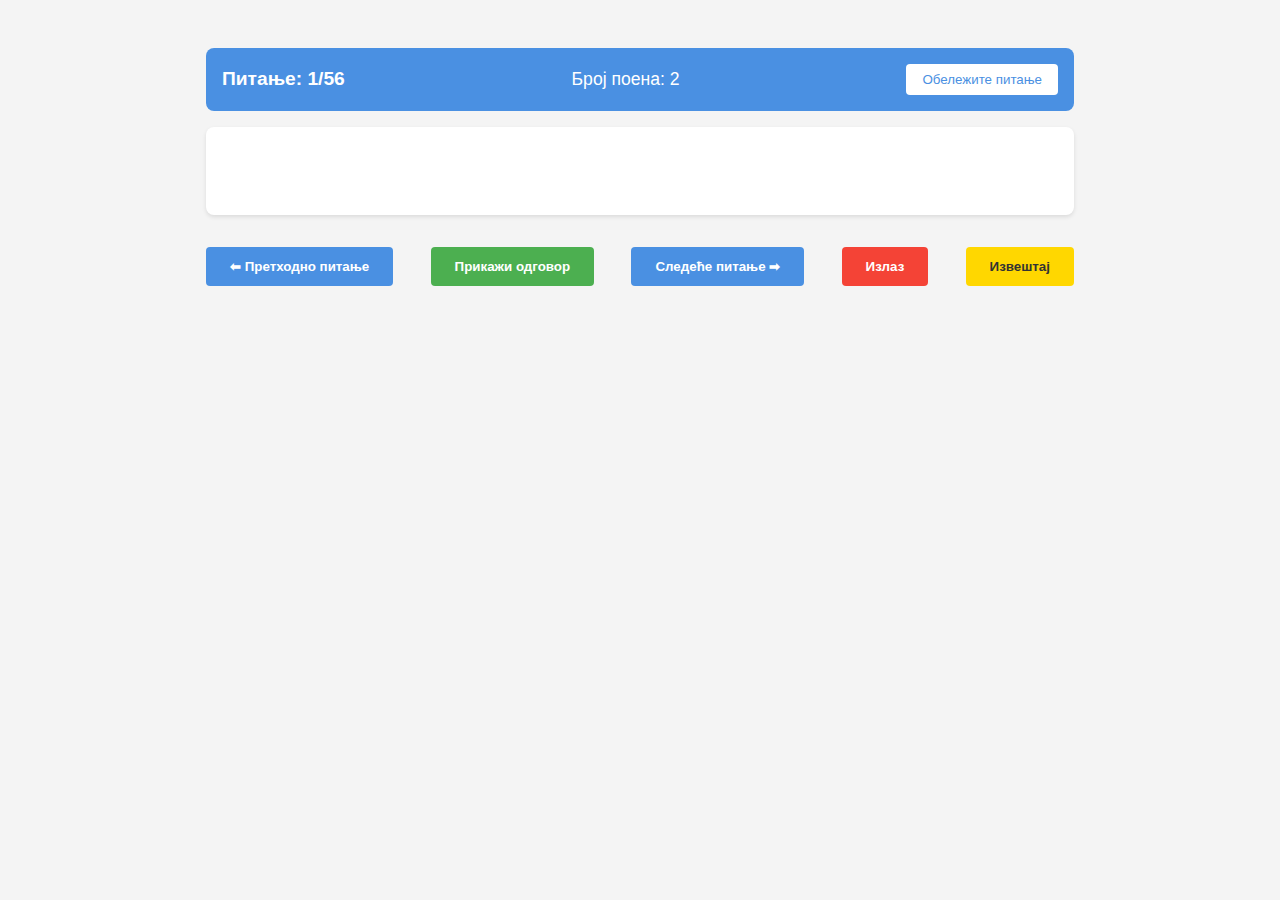
<file: index.html>
<!DOCTYPE html>
<html lang="sr">
<head>
    <meta charset="UTF-8">
    <meta name="viewport" content="width=device-width, initial-scale=1.0">
    <title>Quiz Practice Platform</title>
    <link rel="stylesheet" href="styles.css">
</head>
<body>
    <div class="container">
        <!-- Question Header -->
        <div class="question-header">
            <div class="question-number">Питање: <span id="currentQuestionNumber">1</span>/<span id="totalQuestions">56</span></div>
            <div class="points">Број поена: <span id="questionPoints">2</span></div>
            <button id="flagQuestion" class="flag-btn">Обележите питање</button>
        </div>

        <!-- Question Section -->
        <div class="question-container">
            <div class="question-text">
                <h2 id="questionText"></h2>
            </div>
            
            <div id="imageContainer" class="image-container"></div>
            
            <div id="options" class="options-container"></div>
        </div>

        <!-- Navigation Buttons -->
        <div class="navigation-container">
            <button id="prevBtn" class="nav-btn">⬅ Претходно питање</button>
            <button id="showAnswerBtn" class="answer-btn">Прикажи одговор</button>
            <button id="nextBtn" class="nav-btn">Следеће питање ➡</button>
            <button id="exitBtn" class="exit-btn">Излаз</button>
            <button id="summaryBtn" class="summary-btn">Извештај</button>
        </div>

        <!-- Summary Section (initially hidden) -->
        <div id="summary" class="summary hidden">
            <h2>Резултати теста</h2>
            <div id="summaryContent"></div>
        </div>
    </div>
    <script src="script.js"></script>
</body>
</html>
</file>
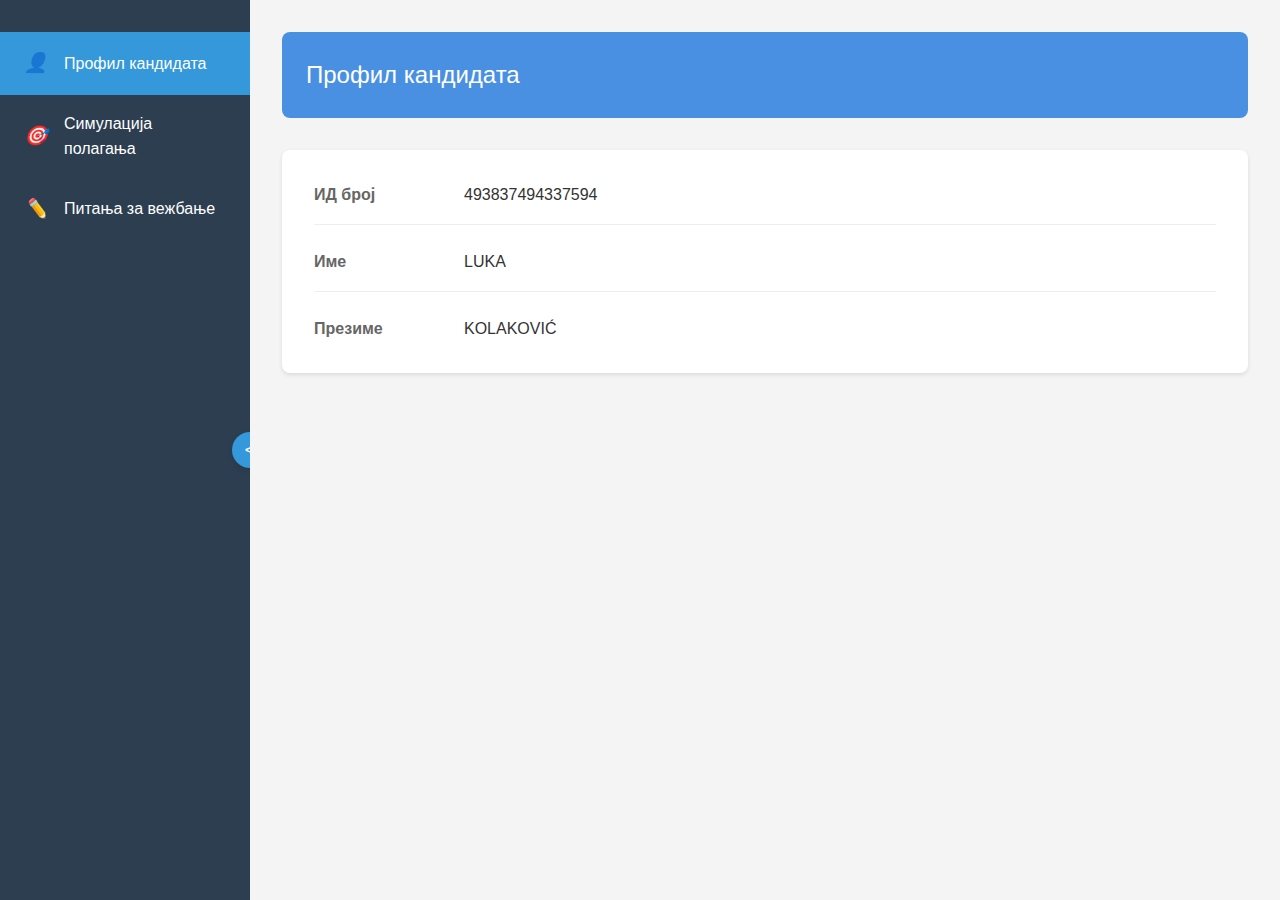
<file: html/index.html>
<!DOCTYPE html>
<html lang="sr">
<head>
    <meta charset="UTF-8">
    <meta name="viewport" content="width=device-width, initial-scale=1.0">
    <title>Теоријски Испит - Платформа</title>
    <meta http-equiv="refresh" content="0;url=landing.html">
</head>
<body>
    <p>Ako niste automatski preusmereni, <a href="landing.html">kliknite ovde</a>.</p>
</body>
</html>
</file>
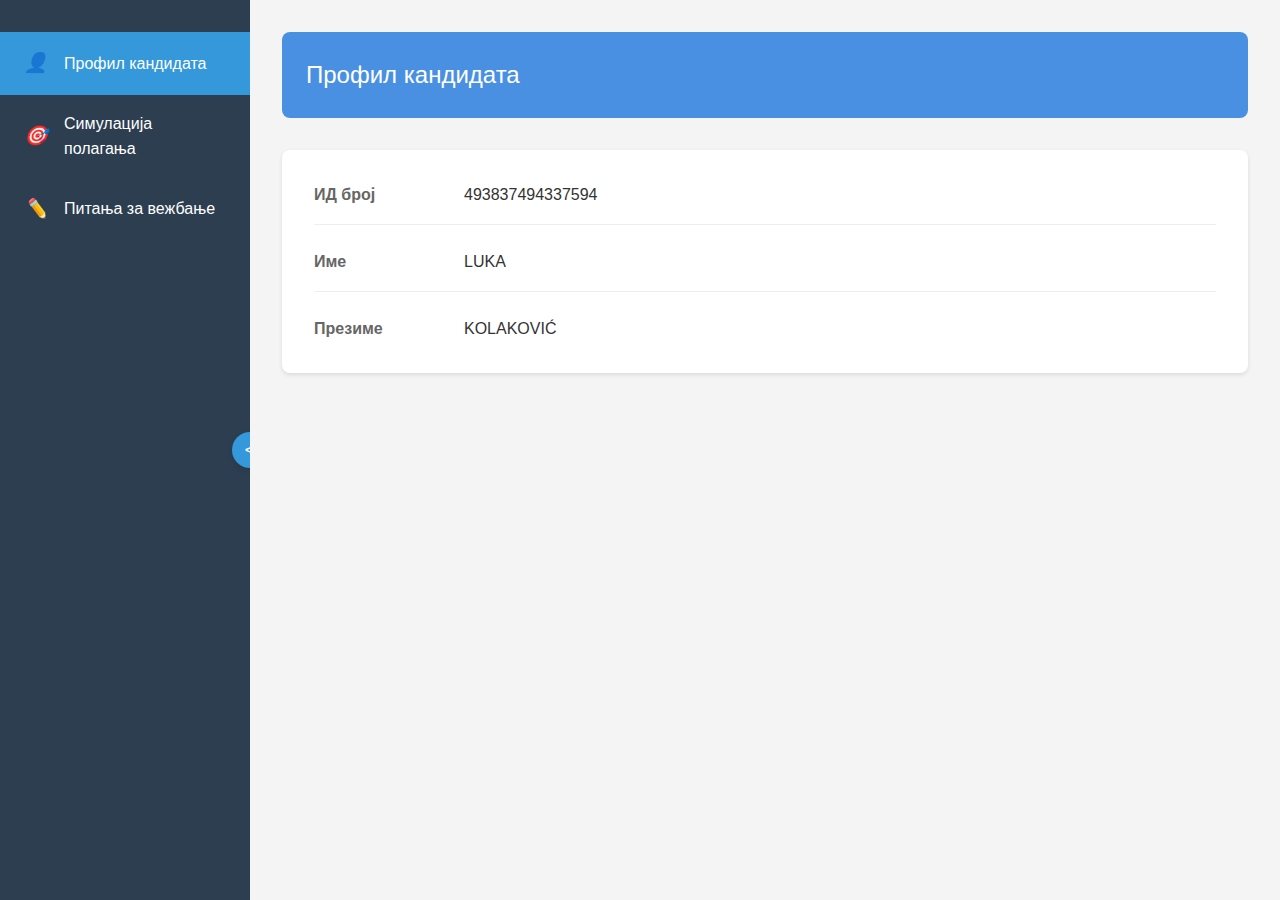
<file: project-1.3/index.html>
<!DOCTYPE html>
<html lang="sr">
<head>
    <meta charset="UTF-8">
    <meta name="viewport" content="width=device-width, initial-scale=1.0">
    <title>Теоријски Испит - Платформа</title>
    <meta http-equiv="refresh" content="0;url=html/landing.html">
</head>
<body>
    <p>Ako niste automatski preusmereni, <a href="html/landing.html">kliknite ovde</a>.</p>
</body>
</html>
</file>
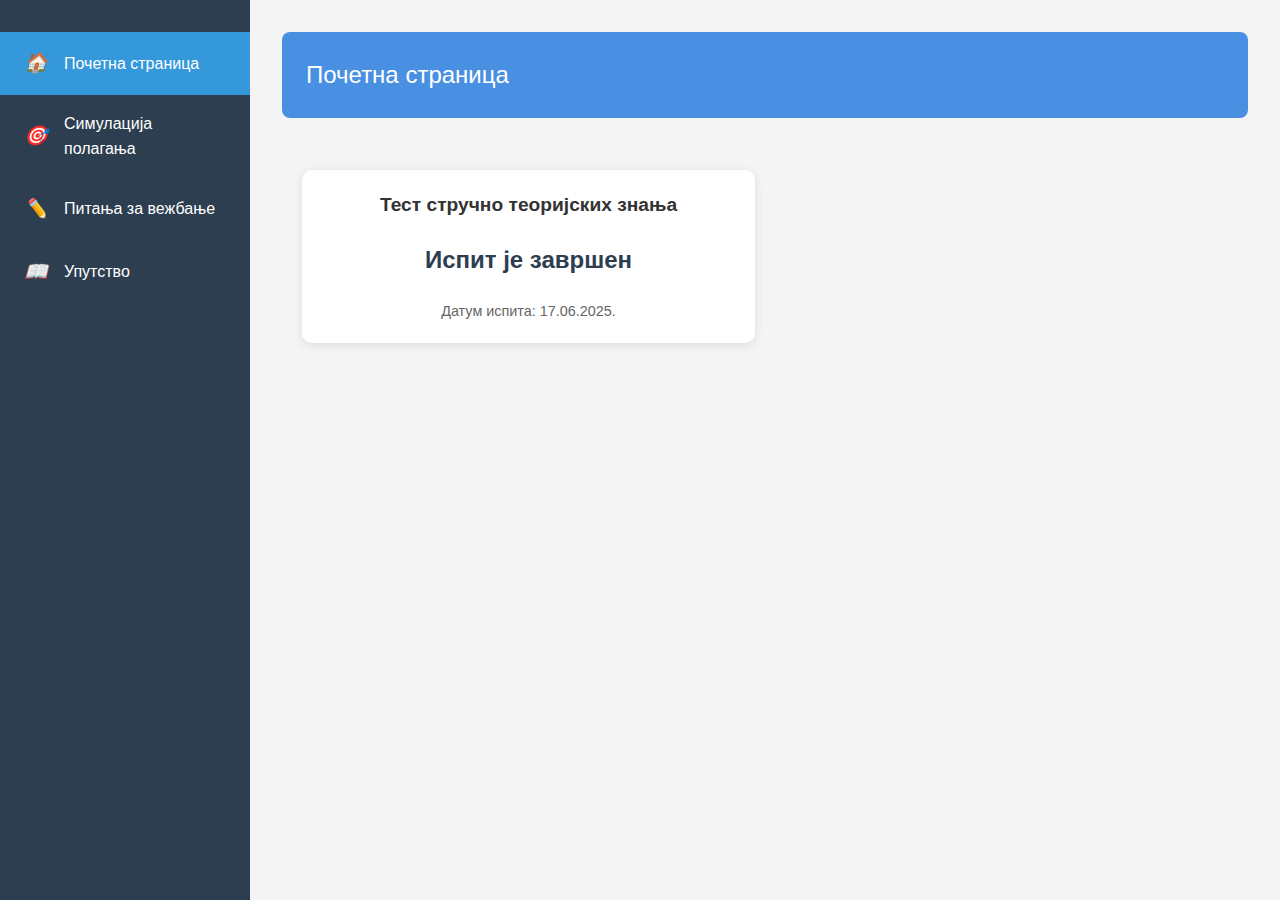
<file: Webapp-1.8/index.html>
<!DOCTYPE html>
<html lang="sr">
<head>
    <meta charset="UTF-8">
    <meta name="viewport" content="width=device-width, initial-scale=1.0">
    <title>Quiz Practice Platform</title>
    <link rel="stylesheet" href="styles.css">
</head>
<body>
    <div class="container">
        <!-- Question Header -->
        <div class="question-header">
            <div class="question-number">Питање: <span id="currentQuestionNumber">1</span>/<span id="totalQuestions"></span></div>
            <div class="current-question-points">Поена за питање: <span id="questionPoints"></span></div>
            <div class="total-points">Укупно поена: <span id="totalScore"></span></div>
            <button id="flagQuestion" class="flag-btn">Обележите питање</button>
        </div>

        <!-- Question Section -->
        <div class="question-container">
            <div class="question-id">ИД питања: <span id="questionIdDisplay"></span></div>
            <div class="question-text">
                <h2 id="questionText"></h2>
            </div>
            
            <div id="imageContainer" class="image-container"></div>
            
            <div id="options" class="options-container"></div>
        </div>

        <!-- Navigation Buttons -->
        <div class="navigation-container">
            <button id="prevBtn" class="nav-btn">⬅ Претходно питање</button>
            <button id="showAnswerBtn" class="answer-btn">Прикажи одговор</button>
            <button id="nextBtn" class="nav-btn">Следеће питање ➡</button>
            <button id="exitBtn" class="exit-btn">Излаз</button>
            <button id="summaryBtn" class="summary-btn">Извештај</button>
        </div>
    </div>
    <!-- Summary Section (initially hidden) - sada izvan .container -->
    <div id="summary" class="summary hidden">
        <div class="summary-content-wrapper">
            <h2>Резултати теста</h2>
            <div id="summaryContent">
                <!-- Table structure for summary -->
                <table>
                    <thead>
                        <tr>
                            <th>Питање</th>
                            <th>Број поена</th>
                            <th>Одговорено</th>
                            <th>Обележено</th>
                        </tr>
                    </thead>
                    <tbody>
                        <!-- Summary rows will be inserted here by JavaScript -->
                    </tbody>
                </table>
            </div>
            <button id="backToQuizBtn" class="summary-back-btn">⬅ Назад</button>
        </div>
    </div>
    <script src="script.js"></script>
</body>
</html>
</file>
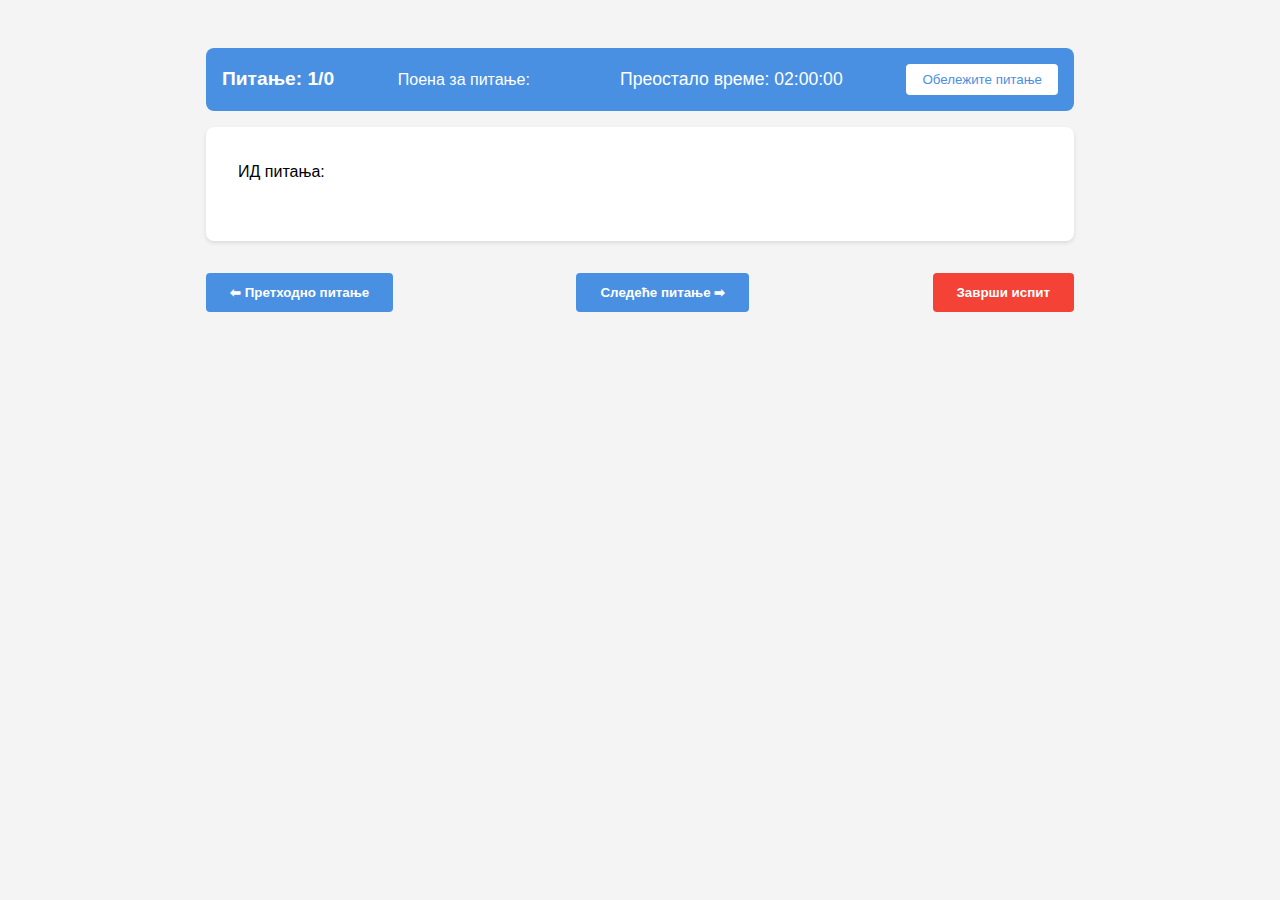
<file: exam_simulation.html>
<!DOCTYPE html>
<html lang="sr">
<head>
    <meta charset="UTF-8">
    <meta name="viewport" content="width=device-width, initial-scale=1.0">
    <title>Симулација полагања</title>
    <link rel="stylesheet" href="styles.css">
</head>
<body>
    <div class="container">
        <!-- Question Header -->
        <div class="question-header">
            <div class="question-number">Питање: <span id="currentQuestionNumber">1</span>/<span id="totalQuestions"></span></div>
            <div class="current-question-points">Поена за питање: <span id="questionPoints"></span></div>
            <div id="timer" style="font-size: 1.1em; color: #fff; margin-left: 1.5em;">Преостало време: <span id="time">00:00</span></div>
            <button id="flagQuestion" class="flag-btn">Обележите питање</button>
        </div>

        <!-- Question Section -->
        <div class="question-container">
            <div class="question-id">ИД питања: <span id="questionIdDisplay"></span></div>
            <div class="question-text">
                <h2 id="questionText"></h2>
            </div>
            <div id="imageContainer" class="image-container"></div>
            <div id="options" class="options-container"></div>
        </div>

        <!-- Navigation Buttons -->
        <div class="navigation-container">
            <button id="prevBtn" class="nav-btn">⬅ Претходно питање</button>
            <button id="nextBtn" class="nav-btn">Следеће питање ➡</button>
            <button id="end-exam" class="exit-btn">Заврши испит</button>
        </div>
    </div>
    <!-- Summary Section (initially hidden) - izvan .container -->
    <div id="summary" class="summary hidden">
        <div class="summary-content-wrapper">
            <h2>Резултати симулације</h2>
            <div id="pass-fail-message" style="font-size: 1.5em; font-weight: bold; margin-bottom: 20px;"></div>
            <div id="summaryContent">
                <table>
                    <thead>
                        <tr>
                            <th>Питање</th>
                            <th>ИД</th>
                            <th>Број поена</th>
                            <th>Одговорено</th>
                            <th>Обележено</th>
                        </tr>
                    </thead>
                    <tbody>
                        <!-- Summary rows will be inserted here by JavaScript -->
                    </tbody>
                </table>
            </div>
            <p>Број тачних одговора: <span id="correct-answers-count">0</span></p>
            <p>Број нетачних одговора: <span id="incorrect-answers-count">0</span></p>
            <p>Број неодговорених питања: <span id="unanswered-questions-count">0</span></p>
            <button id="backToQuizBtn" class="summary-back-btn">⬅ Назад</button>
            <button id="return-home" class="exit-btn">Повратак на почетну</button>
        </div>
    </div>
    <script src="script.js"></script>
    <script src="exam_simulation.js"></script>
</body>
</html>
</file>
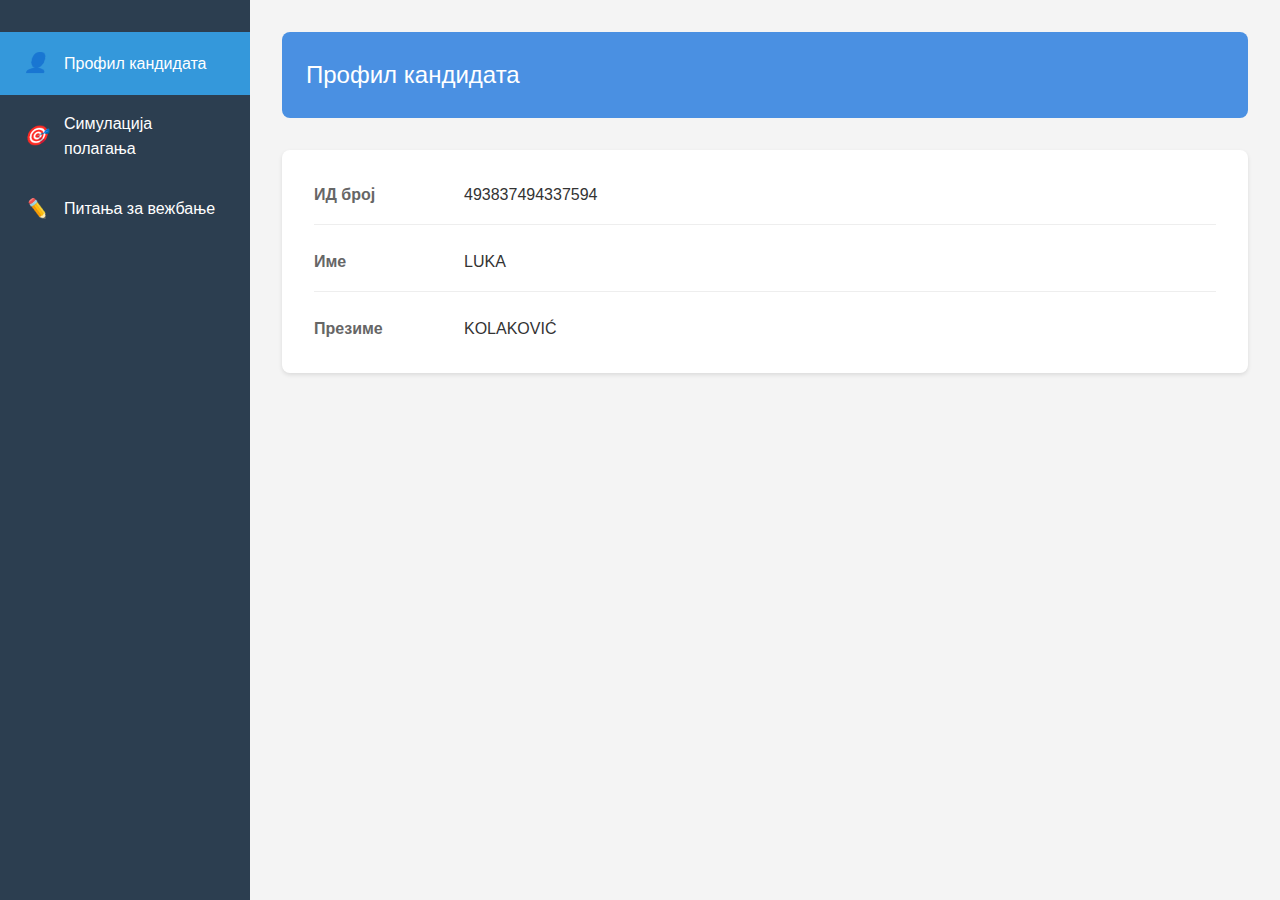
<file: landing.html>
<!DOCTYPE html>
<html lang="sr">
<head>
    <meta charset="UTF-8">
    <meta name="viewport" content="width=device-width, initial-scale=1.0">
    <title>Теоријски Испит - Почетна</title>
    <link rel="stylesheet" href="landing.css">
</head>
<body>
    <div class="container">
        <!-- Left Sidebar -->
        <div class="sidebar">
            <div class="sidebar-item active">
                <i class="icon">👤</i>
                <span>Профил кандидата</span>
            </div>
            <div class="sidebar-item">
                <i class="icon">🎯</i>
                <span>Симулација полагања</span>
            </div>
            <div class="sidebar-item" onclick="window.location.href='question-selection.html'">
                <i class="icon">✏️</i>
                <span>Питања за вежбање</span>
            </div>
        </div>

        <!-- Main Content -->
        <div class="main-content">
            <!-- Profile Header -->
            <div class="profile-header">
                <h1>Профил кандидата</h1>
            </div>

            <!-- Profile Info -->
            <div class="profile-container">
                <div class="info-row">
                    <div class="info-label">ИД број</div>
                    <div class="info-value">493837494337594</div>
                </div>
                <div class="info-row">
                    <div class="info-label">Име</div>
                    <div class="info-value">LUKA</div>
                </div>
                <div class="info-row">
                    <div class="info-label">Презиме</div>
                    <div class="info-value">KOLAKOVIĆ</div>
                </div>
            </div>
        </div>
    </div>
</body>
</html>
</file>
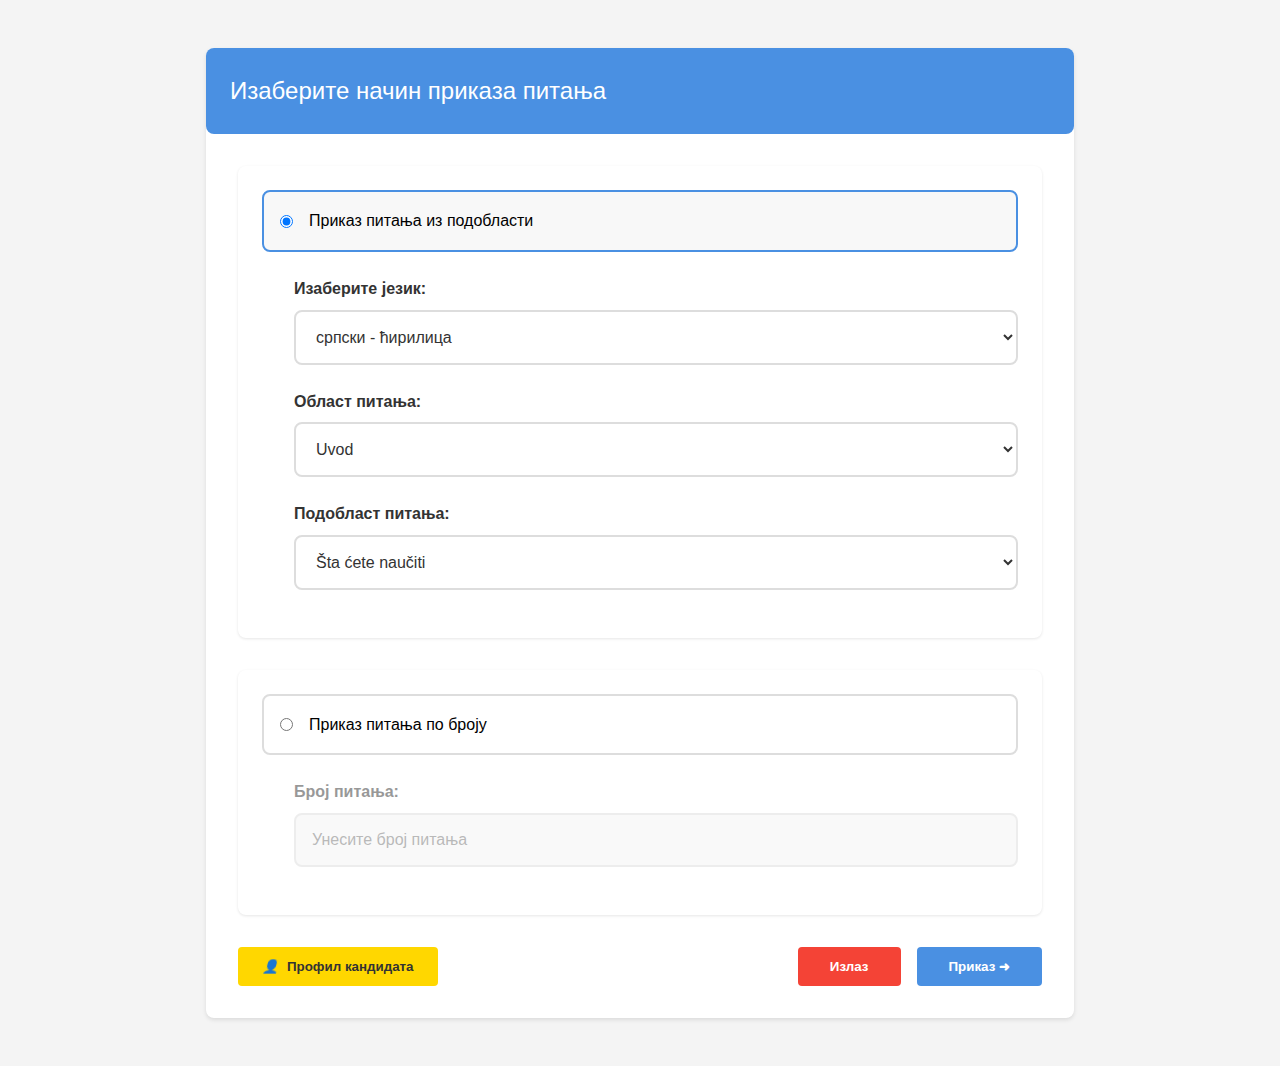
<file: question-selection.html>
<!DOCTYPE html>
<html lang="sr">
<head>
    <meta charset="UTF-8">
    <meta name="viewport" content="width=device-width, initial-scale=1.0">
    <title>Избор Питања</title>
    <link rel="stylesheet" href="question-selection.css">
</head>
<body>
    <div class="container">
        <div class="selection-container">
            <h1>Изаберите начин приказа питања</h1>
            
            <!-- Question Area Selection -->
            <div class="selection-group">
                <div class="selection-option active">
                    <input type="radio" id="byArea" name="displayType" checked>
                    <label for="byArea">Приказ питања из подобласти</label>
                </div>

                <div class="selection-fields" id="areaFields">
                    <div class="field-group">
                        <label>Изаберите језик:</label>
                        <select class="styled-select">
                            <option>српски - ћирилица</option>
                            <option>srpski - latinica</option>
                            <option>english</option>
                        </select>
                    </div>

                    <div class="field-group">
                        <label>Област питања:</label>
                        <select class="styled-select" id="areaSelect">
                            <option>Uvod</option>
                            <option>[NOVO] Kompletan kurs dizajna (Figma)</option>
                            <option>Web dizajn za developere</option>
                            <option>HTML & CSS - Osnove</option>
                            <option>Obavezno pogledati</option>
                            <option>Webflow Essentials</option>
                            <option>Pravimo novi sajt [UPDATE v3]</option>
                            <option>Webflow dinamički sadržaj (CMS)</option>
                            <option>Webflow eCommerce</option>
                            <option>Webflow paketi i client as editor</option>
                            <option>Users / Logic / Apps / Client-first</option>
                            <option>Izrada portfolio sajta</option>
                            <option>Hosting i transfer sajta</option>
                            <option>Freelance Business (non-UpWork)</option>
                            <option>Kako dobiti klijente na UpWork-u</option>
                            <option>Dodatni saveti</option>
                            <option>* Bonus lekcije</option>
                        </select>
                    </div>

                    <div class="field-group">
                        <label>Подобласт питања:</label>
                        <select class="styled-select" id="subAreaSelect">
                            <option>Šta ćete naučiti</option>
                            <option>Proces izrade sajta</option>
                            <option>Šta je Webflow, i zašto on</option>
                            <option>Zašto učimo Figmu i dizajn</option>
                            <option>Kako da pratite kurs</option>
                            <option>Pristup diskord grupi</option>
                        </select>
                    </div>
                </div>
            </div>

            <!-- Question Number Selection -->
            <div class="selection-group">
                <div class="selection-option">
                    <input type="radio" id="byNumber" name="displayType">
                    <label for="byNumber">Приказ питања по броју</label>
                </div>

                <div class="selection-fields" id="numberFields">
                    <div class="field-group">
                        <label>Број питања:</label>
                        <input type="text" class="styled-input" placeholder="Унесите број питања">
                    </div>
                </div>
            </div>

            <!-- Action Buttons -->
            <div class="button-container">
                <div class="left-buttons">
                    <button class="profile-btn" onclick="window.location.href='landing.html'">
                        <i class="icon">👤</i> Профил кандидата
                    </button>
                </div>
                <div class="right-buttons">
                    <button class="exit-btn" onclick="window.location.href='landing.html'">
                        Излаз
                    </button>
                    <button class="display-btn" onclick="window.location.href='index.html'">
                        Приказ ➜
                    </button>
                </div>
            </div>
        </div>
    </div>
    <script src="question-selection.js"></script>
</body>
</html>
</file>
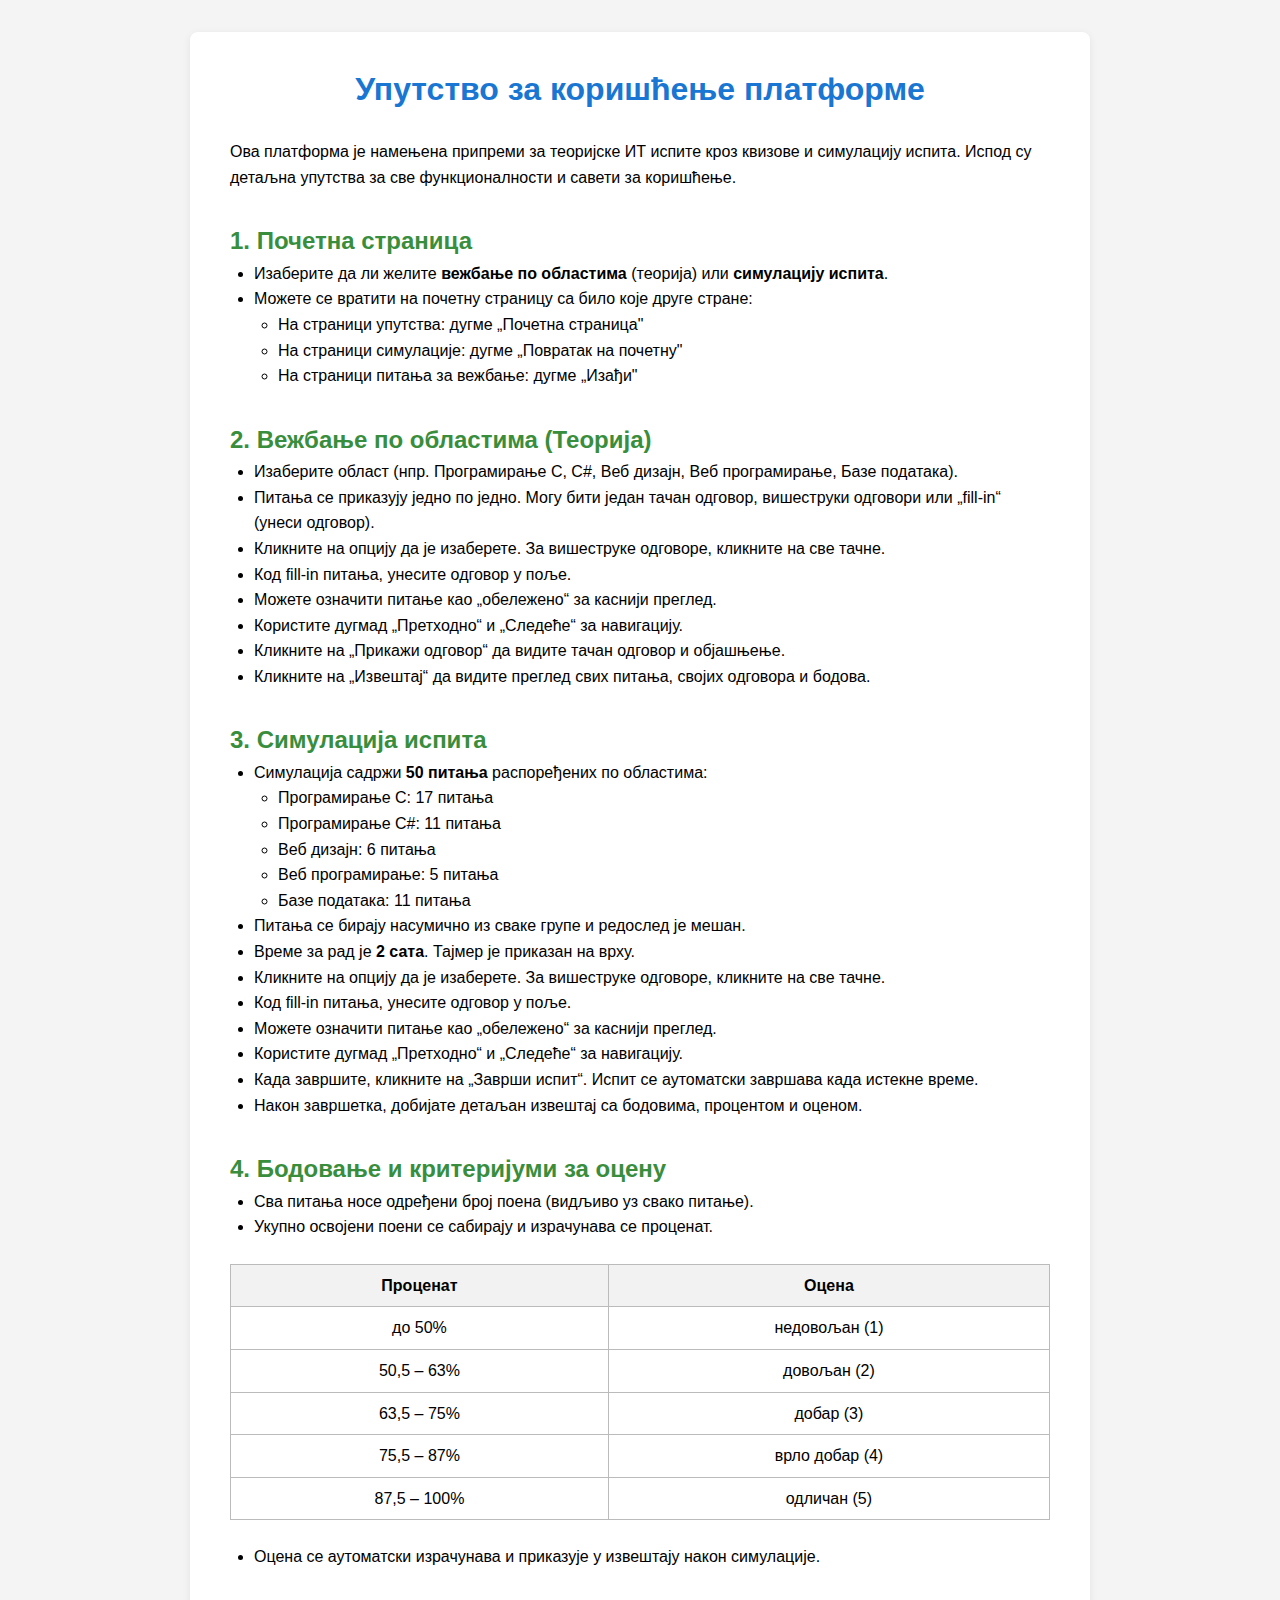
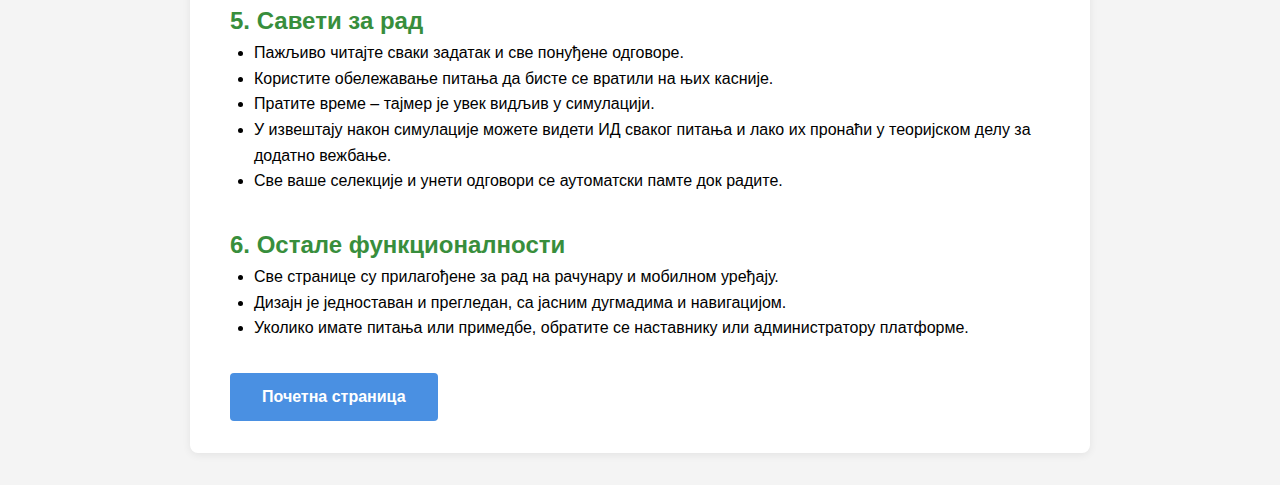
<file: uputstvo.html>
<!DOCTYPE html>
<html lang="sr">
<head>
    <meta charset="UTF-8">
    <meta name="viewport" content="width=device-width, initial-scale=1.0">
    <title>Упутство за коришћење</title>
    <link rel="stylesheet" href="styles.css">
    <style>
        .uputstvo-container {
            max-width: 900px;
            margin: 2rem auto;
            background: #fff;
            border-radius: 8px;
            box-shadow: 0 2px 8px rgba(0,0,0,0.07);
            padding: 2rem 2.5rem;
        }
        .uputstvo-container h1 {
            text-align: center;
            color: #1976d2;
            margin-bottom: 1.5rem;
        }
        .uputstvo-container h2 {
            color: #388e3c;
            margin-top: 2rem;
        }
        .uputstvo-container ul, .uputstvo-container ol {
            margin-left: 1.5rem;
        }
        .uputstvo-container .criteria-table {
            width: 100%;
            border-collapse: collapse;
            margin: 1.5rem 0;
        }
        .uputstvo-container .criteria-table th, .uputstvo-container .criteria-table td {
            border: 1px solid #bbb;
            padding: 8px 12px;
            text-align: center;
        }
        .uputstvo-container .criteria-table th {
            background: #f2f2f2;
        }
        .uputstvo-container .btn-home {
            display: inline-block;
            margin-top: 2rem;
            background: #4a90e2;
            color: #fff;
            padding: 0.7rem 2rem;
            border-radius: 4px;
            text-decoration: none;
            font-weight: bold;
            transition: background 0.2s;
        }
        .uputstvo-container .btn-home:hover {
            background: #1976d2;
        }
    </style>
</head>
<body>
    <div class="uputstvo-container">
        <h1>Упутство за коришћење платформе</h1>
        <p>Ова платформа је намењена припреми за теоријске ИТ испите кроз квизове и симулацију испита. Испод су детаљна упутства за све функционалности и савети за коришћење.</p>

        <h2>1. Почетна страница</h2>
        <ul>
            <li>Изаберите да ли желите <b>вежбање по областима</b> (теорија) или <b>симулацију испита</b>.</li>
            <li>Можете се вратити на почетну страницу са било које друге стране:
                <ul>
                    <li>На страници упутства: дугме „Почетна страница"</li>
                    <li>На страници симулације: дугме „Повратак на почетну"</li>
                    <li>На страници питања за вежбање: дугме „Изађи"</li>
                </ul>
            </li>
        </ul>

        <h2>2. Вежбање по областима (Теорија)</h2>
        <ul>
            <li>Изаберите област (нпр. Програмирање C, C#, Веб дизајн, Веб програмирање, Базе података).</li>
            <li>Питања се приказују једно по једно. Могу бити један тачан одговор, вишеструки одговори или „fill-in“ (унеси одговор).</li>
            <li>Кликните на опцију да је изаберете. За вишеструке одговоре, кликните на све тачне.</li>
            <li>Код fill-in питања, унесите одговор у поље.</li>
            <li>Можете означити питање као „обележено“ за каснији преглед.</li>
            <li>Користите дугмад „Претходно“ и „Следеће“ за навигацију.</li>
            <li>Кликните на „Прикажи одговор“ да видите тачан одговор и објашњење.</li>
            <li>Кликните на „Извештај“ да видите преглед свих питања, својих одговора и бодова.</li>
        </ul>

        <h2>3. Симулација испита</h2>
        <ul>
            <li>Симулација садржи <b>50 питања</b> распоређених по областима:
                <ul>
                    <li>Програмирање C: 17 питања</li>
                    <li>Програмирање C#: 11 питања</li>
                    <li>Веб дизајн: 6 питања</li>
                    <li>Веб програмирање: 5 питања</li>
                    <li>Базе података: 11 питања</li>
                </ul>
            </li>
            <li>Питања се бирају насумично из сваке групе и редослед је мешан.</li>
            <li>Време за рад је <b>2 сата</b>. Тајмер је приказан на врху.</li>
            <li>Кликните на опцију да је изаберете. За вишеструке одговоре, кликните на све тачне.</li>
            <li>Код fill-in питања, унесите одговор у поље.</li>
            <li>Можете означити питање као „обележено“ за каснији преглед.</li>
            <li>Користите дугмад „Претходно“ и „Следеће“ за навигацију.</li>
            <li>Када завршите, кликните на „Заврши испит“. Испит се аутоматски завршава када истекне време.</li>
            <li>Након завршетка, добијате детаљан извештај са бодовима, процентом и оценом.</li>
        </ul>

        <h2>4. Бодовање и критеријуми за оцену</h2>
        <ul>
            <li>Сва питања носе одређени број поена (видљиво уз свако питање).</li>
            <li>Укупно освојени поени се сабирају и израчунава се проценат.</li>
        </ul>
        <table class="criteria-table">
            <tr><th>Проценат</th><th>Оцена</th></tr>
            <tr><td>до 50%</td><td>недовољан (1)</td></tr>
            <tr><td>50,5 – 63%</td><td>довољан (2)</td></tr>
            <tr><td>63,5 – 75%</td><td>добар (3)</td></tr>
            <tr><td>75,5 – 87%</td><td>врло добар (4)</td></tr>
            <tr><td>87,5 – 100%</td><td>одличан (5)</td></tr>
        </table>
        <ul>
            <li>Оцена се аутоматски израчунава и приказује у извештају након симулације.</li>
        </ul>

        <h2>5. Савети за рад</h2>
        <ul>
            <li>Пажљиво читајте сваки задатак и све понуђене одговоре.</li>
            <li>Користите обележавање питања да бисте се вратили на њих касније.</li>
            <li>Пратите време – тајмер је увек видљив у симулацији.</li>
            <li>У извештају након симулације можете видети ИД сваког питања и лако их пронаћи у теоријском делу за додатно вежбање.</li>
            <li>Све ваше селекције и унети одговори се аутоматски памте док радите.</li>
        </ul>

        <h2>6. Остале функционалности</h2>
        <ul>
            <li>Све странице су прилагођене за рад на рачунару и мобилном уређају.</li>
            <li>Дизајн је једноставан и прегледан, са јасним дугмадима и навигацијом.</li>
            <li>Уколико имате питања или примедбе, обратите се наставнику или администратору платформе.</li>
        </ul>

        <a href="landing.html" class="btn-home">Почетна страница</a>
    </div>
</body>
</html>
</file>
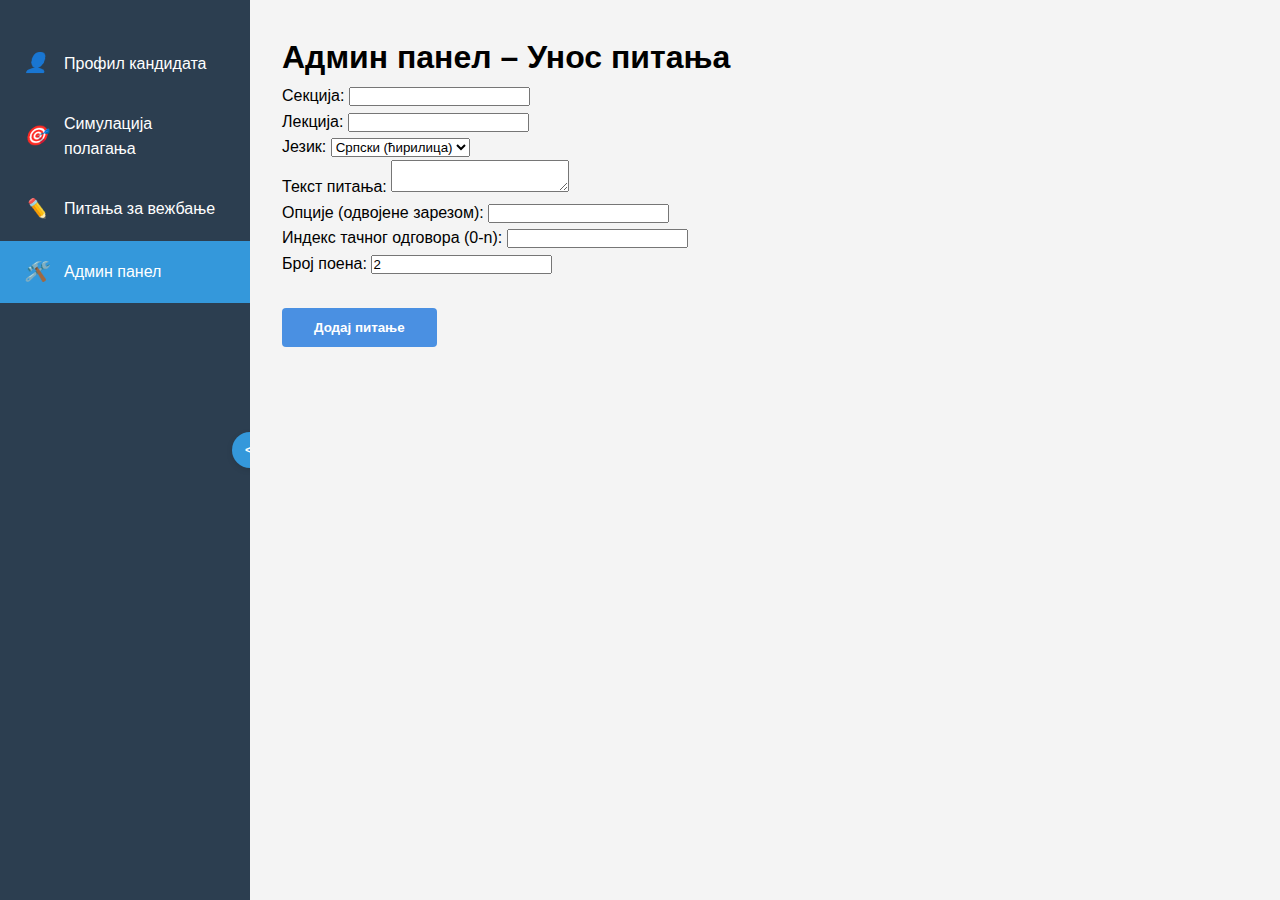
<file: html/admin.html>
<!DOCTYPE html>
<html lang="sr">
<head>
    <meta charset="UTF-8">
    <meta name="viewport" content="width=device-width, initial-scale=1.0">
    <title>Admin panel – Unos pitanja</title>
    <link rel="stylesheet" href="../css/landing.css">
</head>
<body>
    <div class="container">
        <div class="sidebar" id="sidebar">
            <div class="sidebar-item" onclick="window.location.href='landing.html'">
                <i class="icon">👤</i>
                <span>Профил кандидата</span>
            </div>
            <div class="sidebar-item" onclick="window.location.href='simulation.html'">
                <i class="icon">🎯</i>
                <span>Симулација полагања</span>
            </div>
            <div class="sidebar-item" onclick="window.location.href='question-selection.html'">
                <i class="icon">✏️</i>
                <span>Питања за вежбање</span>
            </div>
            <div class="sidebar-item active">
                <i class="icon">🛠️</i>
                <span>Админ панел</span>
            </div>
            <button class="sidebar-toggle" id="sidebarToggle" title="Sakrij/Prikaži meni">&lt;</button>
        </div>
        <div class="main-content">
            <div class="selection-container">
                <h1>Админ панел – Унос питања</h1>
                <form id="questionForm">
                    <div class="field-group">
                        <label for="section">Секција:</label>
                        <input type="text" id="section" name="section" class="styled-input" required>
                    </div>
                    <div class="field-group">
                        <label for="lesson">Лекција:</label>
                        <input type="text" id="lesson" name="lesson" class="styled-input" required>
                    </div>
                    <div class="field-group">
                        <label for="language">Језик:</label>
                        <select id="language" name="language" class="styled-select" required>
                            <option value="srpski_cirilica">Српски (ћирилица)</option>
                            <option value="srpski_latinica">Српски (латиница)</option>
                            <option value="engleski">Енглески</option>
                        </select>
                    </div>
                    <div class="field-group">
                        <label for="question_text">Текст питања:</label>
                        <textarea id="question_text" name="question_text" class="styled-input" required></textarea>
                    </div>
                    <div class="field-group">
                        <label for="options">Опције (одвојене зарезом):</label>
                        <input type="text" id="options" name="options" class="styled-input" required>
                    </div>
                    <div class="field-group">
                        <label for="correct_answer">Индекс тачног одговора (0-n):</label>
                        <input type="number" id="correct_answer" name="correct_answer" class="styled-input" min="0" required>
                    </div>
                    <div class="field-group">
                        <label for="points">Број поена:</label>
                        <input type="number" id="points" name="points" class="styled-input" min="1" value="2" required>
                    </div>
                    <div class="button-container">
                        <div class="right-buttons">
                            <button type="submit" class="display-btn">Додај питање</button>
                        </div>
                    </div>
                </form>
                <div id="adminMsg"></div>
            </div>
        </div>
    </div>
    <script src="../js/admin.js"></script>
    <script>
        const sidebar = document.getElementById('sidebar');
        const toggleBtn = document.getElementById('sidebarToggle');
        toggleBtn.onclick = function() {
            sidebar.classList.toggle('collapsed');
            toggleBtn.innerHTML = sidebar.classList.contains('collapsed') ? '&gt;' : '&lt;';
        };
    </script>
</body>
</html>
</file>
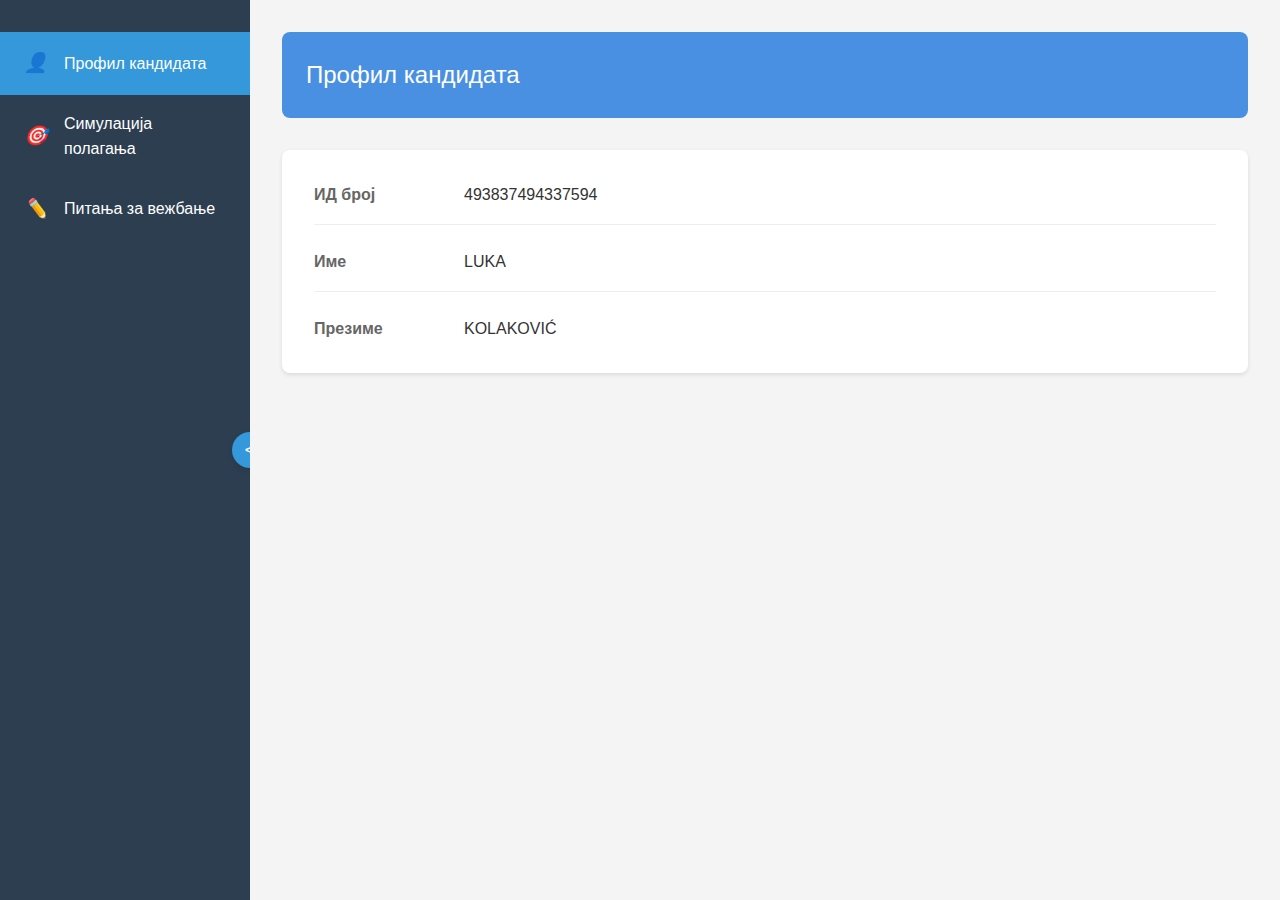
<file: html/landing.html>
<!DOCTYPE html>
<html lang="sr">
<head>
    <meta charset="UTF-8">
    <meta name="viewport" content="width=device-width, initial-scale=1.0">
    <title>Теоријски Испит - Почетна</title>
    <link rel="stylesheet" href="../css/landing.css">
</head>
<body>
    <div class="container">
        <!-- Left Sidebar -->
        <div class="sidebar" id="sidebar">
            <div class="sidebar-item active">
                <i class="icon">👤</i>
                <span>Профил кандидата</span>
            </div>
            <div class="sidebar-item" onclick="window.location.href='simulation.html'">
                <i class="icon">🎯</i>
                <span>Симулација полагања</span>
            </div>
            <div class="sidebar-item" onclick="window.location.href='question-selection.html'">
                <i class="icon">✏️</i>
                <span>Питања за вежбање</span>
            </div>
            <button class="sidebar-toggle" id="sidebarToggle" title="Sakrij/Prikaži meni">&lt;</button>
        </div>

        <!-- Main Content -->
        <div class="main-content">
            <!-- Profile Header -->
            <div class="profile-header">
                <h1>Профил кандидата</h1>
            </div>

            <!-- Profile Info -->
            <div class="profile-container">
                <div class="info-row">
                    <div class="info-label">ИД број</div>
                    <div class="info-value">493837494337594</div>
                </div>
                <div class="info-row">
                    <div class="info-label">Име</div>
                    <div class="info-value">LUKA</div>
                </div>
                <div class="info-row">
                    <div class="info-label">Презиме</div>
                    <div class="info-value">KOLAKOVIĆ</div>
                </div>
            </div>
        </div>
    </div>
    <script>
        const sidebar = document.getElementById('sidebar');
        const toggleBtn = document.getElementById('sidebarToggle');
        toggleBtn.onclick = function() {
            sidebar.classList.toggle('collapsed');
            toggleBtn.innerHTML = sidebar.classList.contains('collapsed') ? '&gt;' : '&lt;';
        };
    </script>
</body>
</html>
</file>
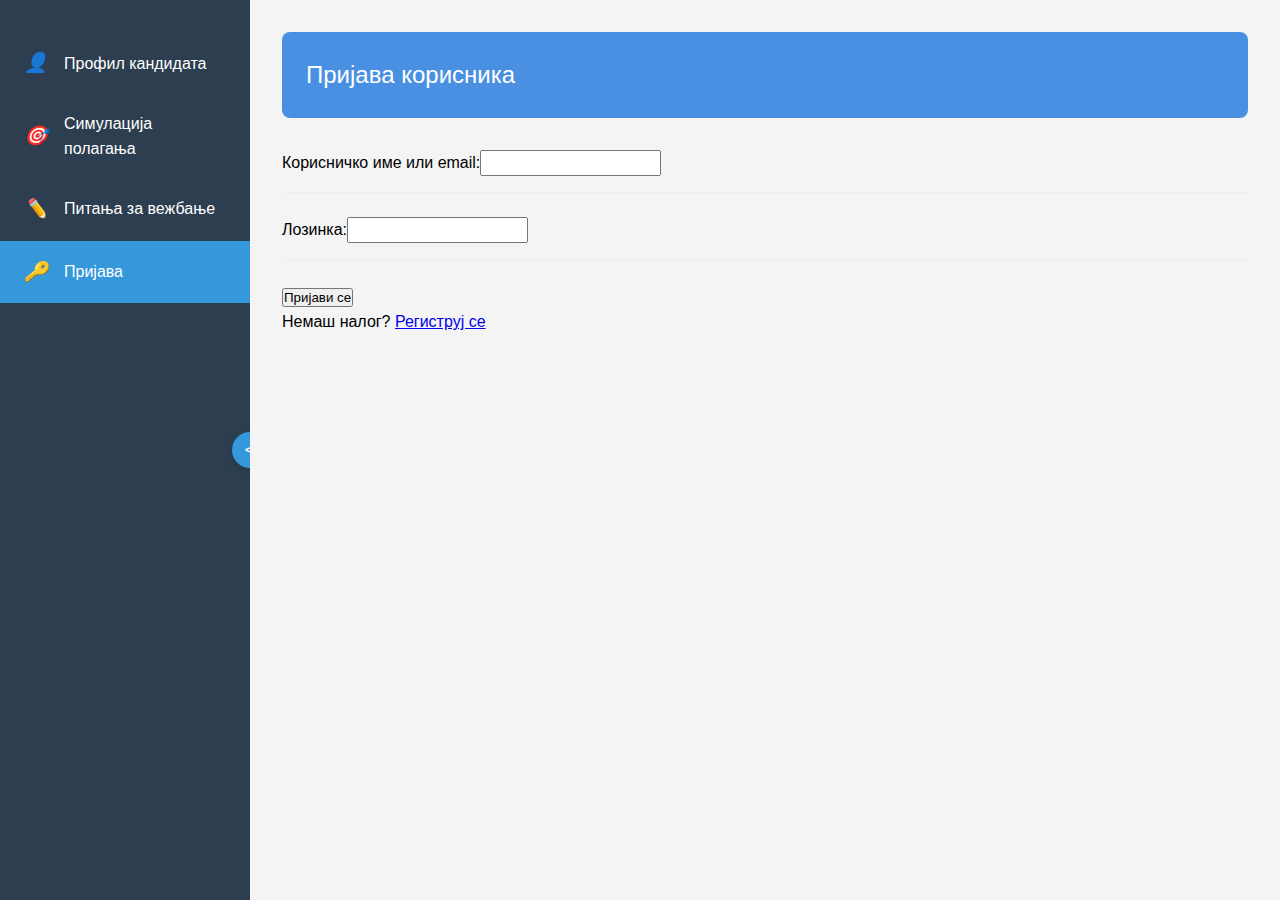
<file: html/login.html>
<!DOCTYPE html>
<html lang="sr">
<head>
    <meta charset="UTF-8">
    <meta name="viewport" content="width=device-width, initial-scale=1.0">
    <title>Пријава</title>
    <link rel="stylesheet" href="../css/landing.css">
</head>
<body>
    <div class="container">
        <div class="sidebar" id="sidebar">
            <div class="sidebar-item" onclick="window.location.href='landing.html'">
                <i class="icon">👤</i>
                <span>Профил кандидата</span>
            </div>
            <div class="sidebar-item" onclick="window.location.href='simulation.html'">
                <i class="icon">🎯</i>
                <span>Симулација полагања</span>
            </div>
            <div class="sidebar-item" onclick="window.location.href='question-selection.html'">
                <i class="icon">✏️</i>
                <span>Питања за вежбање</span>
            </div>
            <div class="sidebar-item active">
                <i class="icon">🔑</i>
                <span>Пријава</span>
            </div>
            <button class="sidebar-toggle" id="sidebarToggle" title="Sakrij/Prikaži meni">&lt;</button>
        </div>
        <div class="main-content">
            <div class="profile-header">
                <h1>Пријава корисника</h1>
            </div>
            <form id="loginForm">
                <div class="info-row">
                    <label for="username">Корисничко име или email:</label>
                    <input type="text" id="username" name="username" required>
                </div>
                <div class="info-row">
                    <label for="password">Лозинка:</label>
                    <input type="password" id="password" name="password" required>
                </div>
                <button type="submit">Пријави се</button>
            </form>
            <p>Немаш налог? <a href="register.html">Региструј се</a></p>
        </div>
    </div>
    <script src="../js/login.js"></script>
    <script>
        const sidebar = document.getElementById('sidebar');
        const toggleBtn = document.getElementById('sidebarToggle');
        toggleBtn.onclick = function() {
            sidebar.classList.toggle('collapsed');
            toggleBtn.innerHTML = sidebar.classList.contains('collapsed') ? '&gt;' : '&lt;';
        };
    </script>
</body>
</html>
</file>
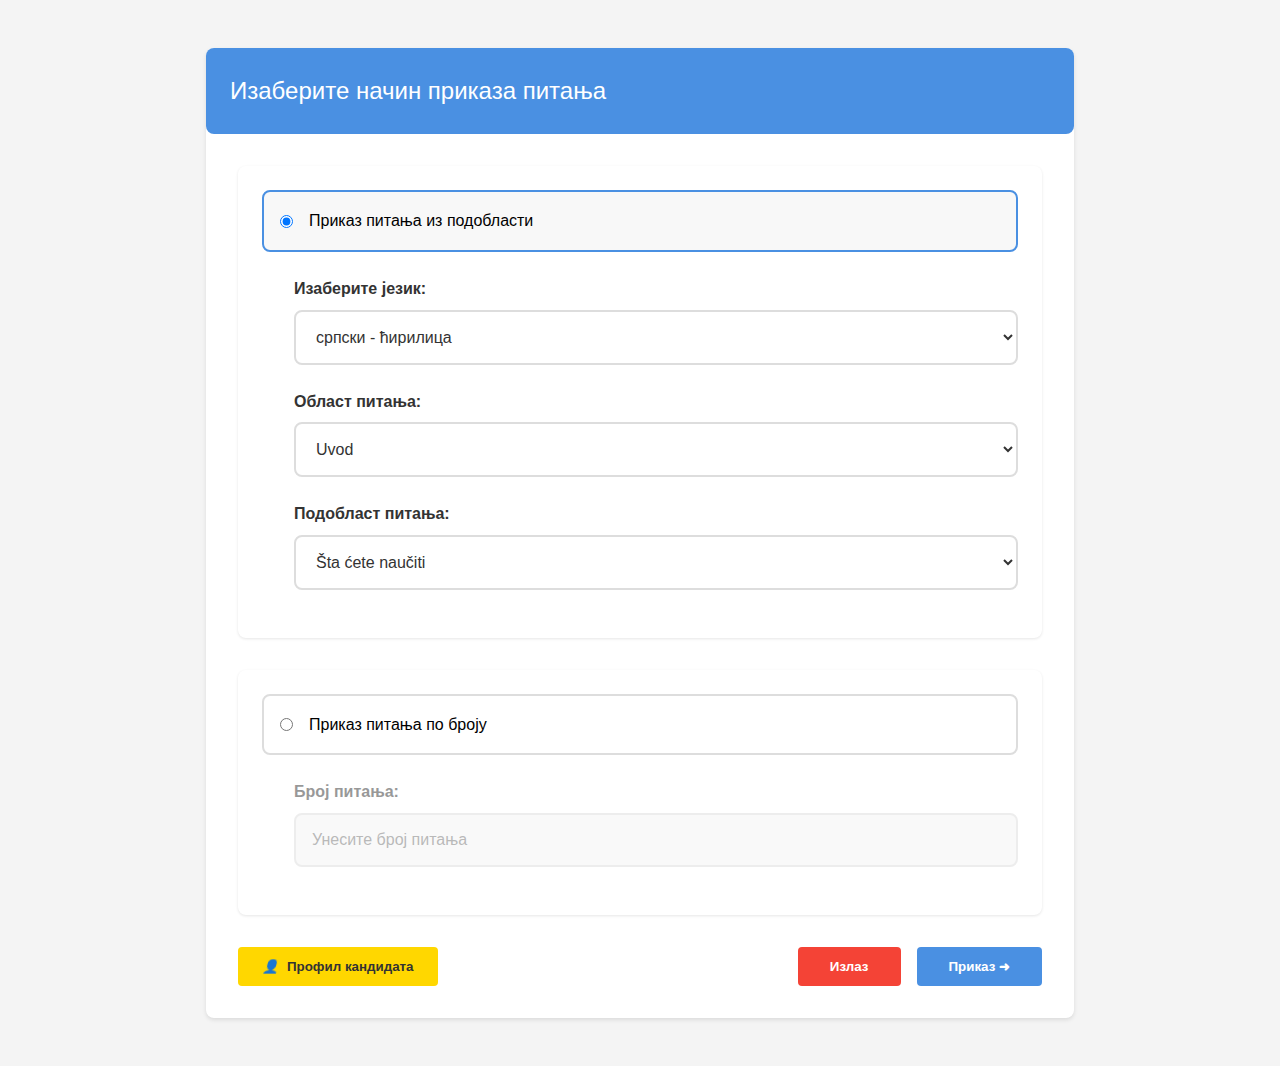
<file: html/question-selection.html>
<!DOCTYPE html>
<html lang="sr">
<head>
    <meta charset="UTF-8">
    <meta name="viewport" content="width=device-width, initial-scale=1.0">
    <title>Избор Питања</title>
    <link rel="stylesheet" href="../css/question-selection.css">
</head>
<body>
    <div class="container">
        <div class="selection-container">
            <h1>Изаберите начин приказа питања</h1>
            
            <!-- Question Area Selection -->
            <div class="selection-group">
                <div class="selection-option active">
                    <input type="radio" id="byArea" name="displayType" checked>
                    <label for="byArea">Приказ питања из подобласти</label>
                </div>

                <div class="selection-fields" id="areaFields">
                    <div class="field-group">
                        <label>Изаберите језик:</label>
                        <select class="styled-select">
                            <option>српски - ћирилица</option>
                            <option>srpski - latinica</option>
                            <option>english</option>
                        </select>
                    </div>

                    <div class="field-group">
                        <label>Област питања:</label>
                        <select class="styled-select" id="areaSelect">
                            <option>Uvod</option>
                            <option>[NOVO] Kompletan kurs dizajna (Figma)</option>
                            <option>Web dizajn za developere</option>
                            <option>HTML & CSS - Osnove</option>
                            <option>Obavezno pogledati</option>
                            <option>Webflow Essentials</option>
                            <option>Pravimo novi sajt [UPDATE v3]</option>
                            <option>Webflow dinamički sadržaj (CMS)</option>
                            <option>Webflow eCommerce</option>
                            <option>Webflow paketi i client as editor</option>
                            <option>Users / Logic / Apps / Client-first</option>
                            <option>Izrada portfolio sajta</option>
                            <option>Hosting i transfer sajta</option>
                            <option>Freelance Business (non-UpWork)</option>
                            <option>Kako dobiti klijente na UpWork-u</option>
                            <option>Dodatni saveti</option>
                            <option>* Bonus lekcije</option>
                        </select>
                    </div>

                    <div class="field-group">
                        <label>Подобласт питања:</label>
                        <select class="styled-select" id="subAreaSelect">
                            <option>Šta ćete naučiti</option>
                            <option>Proces izrade sajta</option>
                            <option>Šta je Webflow, i zašto on</option>
                            <option>Zašto učimo Figmu i dizajn</option>
                            <option>Kako da pratite kurs</option>
                            <option>Pristup diskord grupi</option>
                        </select>
                    </div>
                </div>
            </div>

            <!-- Question Number Selection -->
            <div class="selection-group">
                <div class="selection-option">
                    <input type="radio" id="byNumber" name="displayType">
                    <label for="byNumber">Приказ питања по броју</label>
                </div>

                <div class="selection-fields" id="numberFields">
                    <div class="field-group">
                        <label>Број питања:</label>
                        <input type="text" class="styled-input" placeholder="Унесите број питања">
                    </div>
                </div>
            </div>

            <!-- Action Buttons -->
            <div class="button-container">
                <div class="left-buttons">
                    <button class="profile-btn" onclick="window.location.href='landing.html'">
                        <i class="icon">👤</i> Профил кандидата
                    </button>
                </div>
                <div class="right-buttons">
                    <button class="exit-btn" onclick="window.location.href='landing.html'">
                        Излаз
                    </button>
                    <button class="display-btn" onclick="window.location.href='index.html'">
                        Приказ ➜
                    </button>
                </div>
            </div>
        </div>
    </div>
    <script src="../js/question-selection.js"></script>
</body>
</html>
</file>
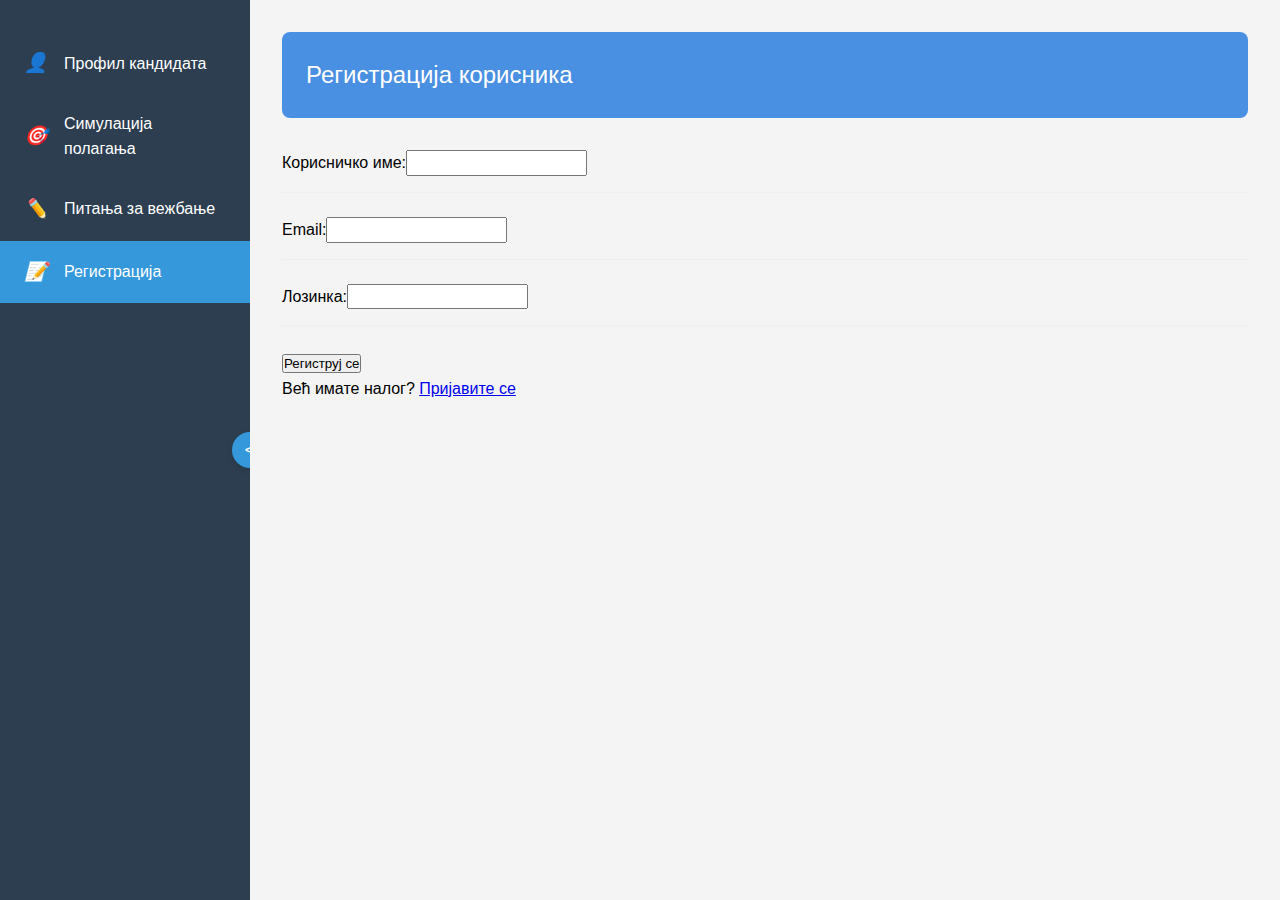
<file: html/register.html>
<!DOCTYPE html>
<html lang="sr">
<head>
    <meta charset="UTF-8">
    <meta name="viewport" content="width=device-width, initial-scale=1.0">
    <title>Регистрација</title>
    <link rel="stylesheet" href="../css/landing.css">
</head>
<body>
    <div class="container">
        <div class="sidebar" id="sidebar">
            <div class="sidebar-item" onclick="window.location.href='landing.html'">
                <i class="icon">👤</i>
                <span>Профил кандидата</span>
            </div>
            <div class="sidebar-item" onclick="window.location.href='simulation.html'">
                <i class="icon">🎯</i>
                <span>Симулација полагања</span>
            </div>
            <div class="sidebar-item" onclick="window.location.href='question-selection.html'">
                <i class="icon">✏️</i>
                <span>Питања за вежбање</span>
            </div>
            <div class="sidebar-item active">
                <i class="icon">📝</i>
                <span>Регистрација</span>
            </div>
            <button class="sidebar-toggle" id="sidebarToggle" title="Sakrij/Prikaži meni">&lt;</button>
        </div>
        <div class="main-content">
            <div class="profile-header">
                <h1>Регистрација корисника</h1>
            </div>
            <form id="registerForm">
                <div class="info-row">
                    <label for="username">Корисничко име:</label>
                    <input type="text" id="username" name="username" required>
                </div>
                <div class="info-row">
                    <label for="email">Email:</label>
                    <input type="email" id="email" name="email" required>
                </div>
                <div class="info-row">
                    <label for="password">Лозинка:</label>
                    <input type="password" id="password" name="password" required>
                </div>
                <button type="submit">Региструј се</button>
            </form>
            <p>Већ имате налог? <a href="login.html">Пријавите се</a></p>
        </div>
    </div>
    <script src="../js/register.js"></script>
    <script>
        const sidebar = document.getElementById('sidebar');
        const toggleBtn = document.getElementById('sidebarToggle');
        toggleBtn.onclick = function() {
            sidebar.classList.toggle('collapsed');
            toggleBtn.innerHTML = sidebar.classList.contains('collapsed') ? '&gt;' : '&lt;';
        };
    </script>
</body>
</html>
</file>
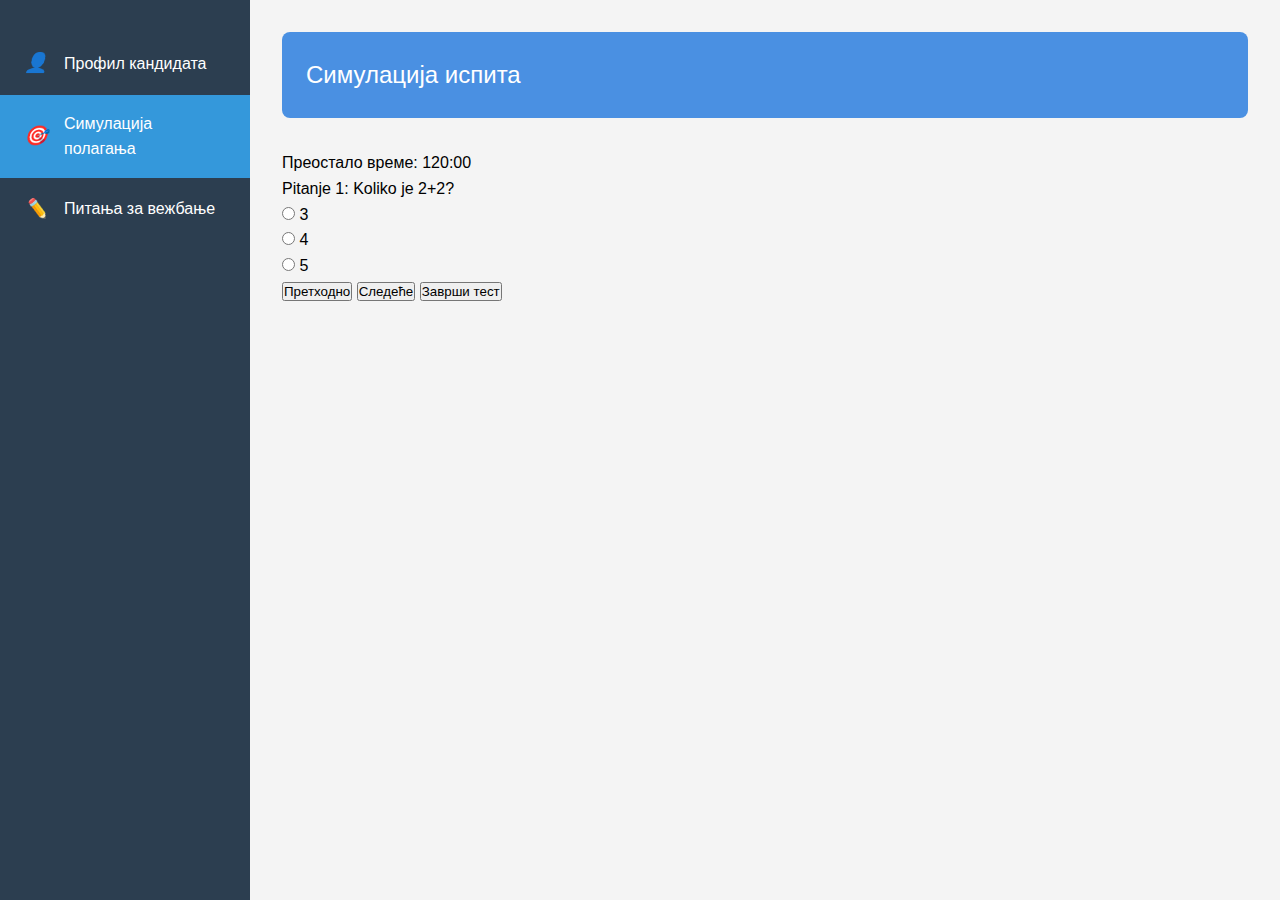
<file: html/simulation.html>
<!DOCTYPE html>
<html lang="sr">
<head>
    <meta charset="UTF-8">
    <meta name="viewport" content="width=device-width, initial-scale=1.0">
    <title>Симулација испита</title>
    <link rel="stylesheet" href="../css/landing.css">
</head>
<body>
    <div class="container">
        <div class="sidebar">
            <div class="sidebar-item" onclick="window.location.href='landing.html'">
                <i class="icon">👤</i>
                <span>Профил кандидата</span>
            </div>
            <div class="sidebar-item active">
                <i class="icon">🎯</i>
                <span>Симулација полагања</span>
            </div>
            <div class="sidebar-item" onclick="window.location.href='question-selection.html'">
                <i class="icon">✏️</i>
                <span>Питања за вежбање</span>
            </div>
        </div>
        <div class="main-content">
            <div class="profile-header">
                <h1>Симулација испита</h1>
            </div>
            <div id="sim-timer">Преостало време: <span id="timer">120:00</span></div>
            <div id="sim-question"></div>
            <div id="sim-options"></div>
            <div id="sim-nav">
                <button id="prevSimQ">Претходно</button>
                <button id="nextSimQ">Следеће</button>
                <button id="finishSim">Заврши тест</button>
            </div>
            <div id="sim-result" style="display:none;"></div>
        </div>
    </div>
    <script src="../js/simulation.js"></script>
</body>
</html>
</file>
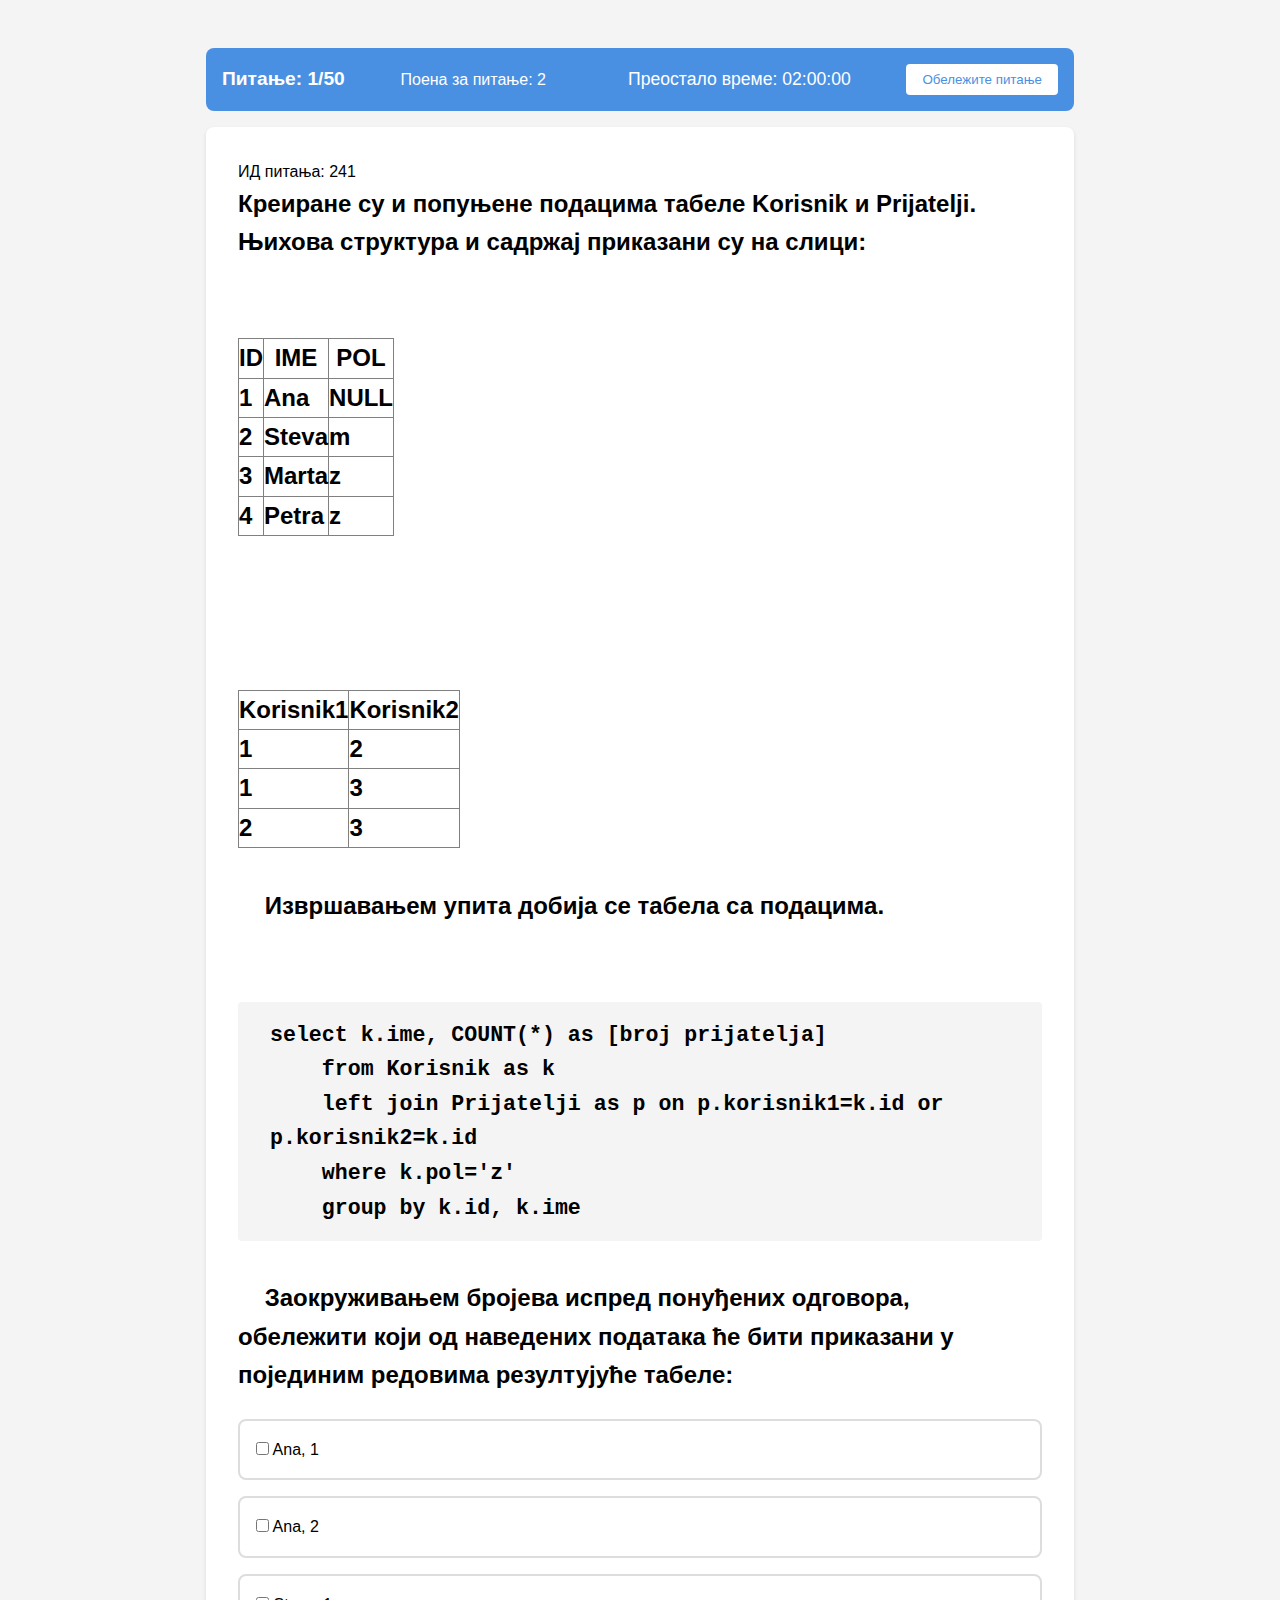
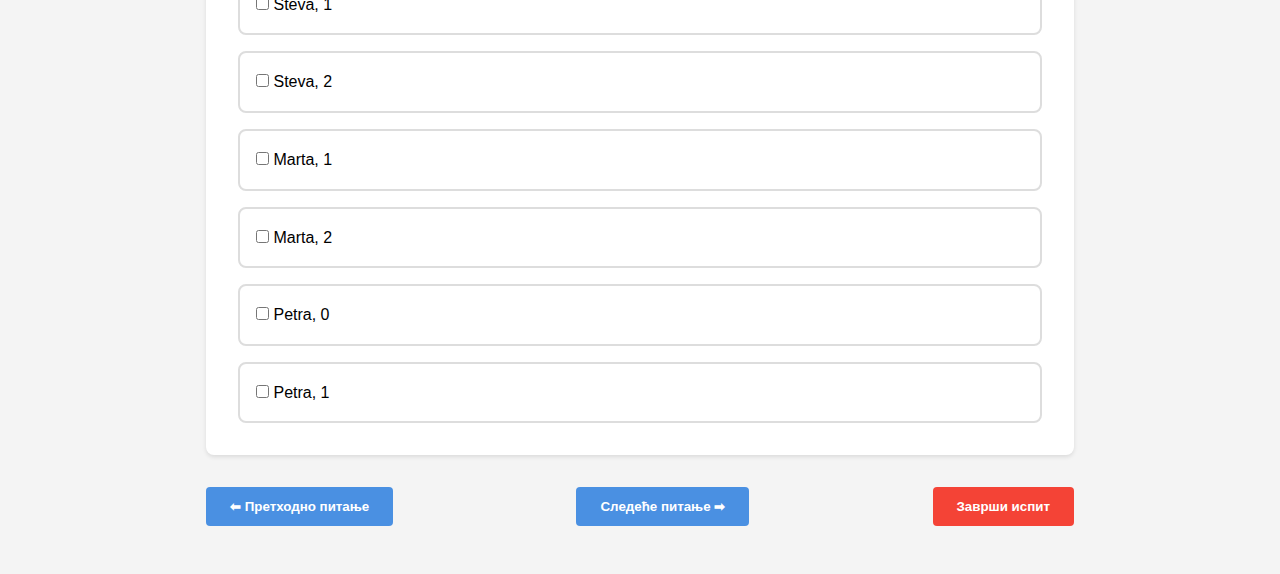
<file: Webapp-1.8/exam_simulation.html>
<!DOCTYPE html>
<html lang="sr">
<head>
    <meta charset="UTF-8">
    <meta name="viewport" content="width=device-width, initial-scale=1.0">
    <title>Симулација полагања</title>
    <link rel="stylesheet" href="styles.css">
</head>
<body>
    <div class="container">
        <!-- Question Header -->
        <div class="question-header">
            <div class="question-number">Питање: <span id="currentQuestionNumber">1</span>/<span id="totalQuestions"></span></div>
            <div class="current-question-points">Поена за питање: <span id="questionPoints"></span></div>
            <div id="timer" style="font-size: 1.1em; color: #fff; margin-left: 1.5em;">Преостало време: <span id="time">00:00</span></div>
            <button id="flagQuestion" class="flag-btn">Обележите питање</button>
        </div>

        <!-- Question Section -->
        <div class="question-container">
            <div class="question-id">ИД питања: <span id="questionIdDisplay"></span></div>
            <div class="question-text">
                <h2 id="questionText"></h2>
            </div>
            <div id="imageContainer" class="image-container"></div>
            <div id="options" class="options-container"></div>
        </div>

        <!-- Navigation Buttons -->
        <div class="navigation-container">
            <button id="prevBtn" class="nav-btn">⬅ Претходно питање</button>
            <button id="nextBtn" class="nav-btn">Следеће питање ➡</button>
            <button id="end-exam" class="exit-btn">Заврши испит</button>
        </div>
    </div>
    <!-- Summary Section (initially hidden) - izvan .container -->
    <div id="summary" class="summary hidden">
        <div class="summary-content-wrapper">
            <h2>Резултати симулације</h2>
            <div id="pass-fail-message" style="font-size: 1.5em; font-weight: bold; margin-bottom: 20px;"></div>
            <div id="summaryContent">
                <table>
                    <thead>
                        <tr>
                            <th>Питање</th>
                            <th>ИД</th>
                            <th>Број поена</th>
                            <th>Одговорено</th>
                            <th>Обележено</th>
                        </tr>
                    </thead>
                    <tbody>
                        <!-- Summary rows will be inserted here by JavaScript -->
                    </tbody>
                </table>
            </div>
            <p>Број тачних одговора: <span id="correct-answers-count">0</span></p>
            <p>Број нетачних одговора: <span id="incorrect-answers-count">0</span></p>
            <p>Број неодговорених питања: <span id="unanswered-questions-count">0</span></p>
            <button id="backToQuizBtn" class="summary-back-btn">⬅ Назад</button>
            <button id="return-home" class="exit-btn">Повратак на почетну</button>
        </div>
    </div>
    <script src="script.js"></script>
    <script src="exam_simulation.js"></script>
</body>
</html>
</file>
<file: styles.css>
* {
    margin: 0;
    padding: 0;
    box-sizing: border-box;
}

body {
    font-family: Arial, sans-serif;
    line-height: 1.6;
    background-color: #f4f4f4;
}

.container {
    max-width: 900px;
    margin: 2rem auto;
    padding: 1rem;
}

/* Question Header */
.question-header {
    display: flex;
    justify-content: space-between;
    align-items: center;
    background-color: #4a90e2;
    color: white;
    padding: 1rem;
    border-radius: 8px;
    margin-bottom: 1rem;
}

.question-number {
    font-size: 1.2rem;
    font-weight: bold;
}

.points {
    font-size: 1.1rem;
}

.flag-btn {
    background-color: white;
    color: #4a90e2;
    border: none;
    padding: 0.5rem 1rem;
    border-radius: 4px;
    cursor: pointer;
}

.flag-btn.flagged {
    background-color: #ffd700;
    color: #333;
}

/* Question Container */
.question-container {
    background-color: white;
    padding: 2rem;
    border-radius: 8px;
    box-shadow: 0 2px 4px rgba(0,0,0,0.1);
    margin-bottom: 1rem;
}

.question-text {
    margin-bottom: 1.5rem;
}

.image-container {
    max-width: 100%;
    margin: 1rem 0;
    text-align: center;
}

.image-container img {
    max-width: 100%;
    height: auto;
    border: 1px solid #ddd;
}

/* Options */
.options-container {
    display: flex;
    flex-direction: column;
    gap: 1rem;
}

.option {
    display: flex;
    align-items: center;
    padding: 1rem;
    border: 2px solid #ddd;
    border-radius: 8px;
    cursor: pointer;
    transition: all 0.3s ease;
}

.option:hover {
    background-color: #f8f8f8;
}

.option.correct {
    background-color: #e8f5e9;
    border-color: #4CAF50;
}

.option.incorrect {
    background-color: #ffebee;
    border-color: #f44336;
}

/* Navigation */
.navigation-container {
    display: flex;
    justify-content: space-between;
    gap: 1rem;
    margin-top: 2rem;
}

.nav-btn {
    background-color: #4a90e2;
    color: white;
    border: none;
    padding: 0.75rem 1.5rem;
    border-radius: 4px;
    cursor: pointer;
    font-weight: bold;
}

.answer-btn {
    background-color: #4CAF50;
    color: white;
    border: none;
    padding: 0.75rem 1.5rem;
    border-radius: 4px;
    cursor: pointer;
    font-weight: bold;
}

.exit-btn {
    background-color: #f44336;
    color: white;
    border: none;
    padding: 0.75rem 1.5rem;
    border-radius: 4px;
    cursor: pointer;
    font-weight: bold;
}

.summary-btn {
    background-color: #ffd700;
    color: #333;
    border: none;
    padding: 0.75rem 1.5rem;
    border-radius: 4px;
    cursor: pointer;
    font-weight: bold;
}

/* Summary */
.summary {
    background-color: white;
    padding: 2rem;
    border-radius: 8px;
    margin-top: 2rem;
}

.hidden {
    display: none;
}

/* Responsive Design */
@media (max-width: 768px) {
    .navigation-container {
        flex-wrap: wrap;
    }

    .nav-btn, .answer-btn, .exit-btn, .summary-btn {
        flex: 1 1 calc(50% - 0.5rem);
    }
}
</file>
<file: Webapp-1.8/styles.css>
* {
    margin: 0;
    padding: 0;
    box-sizing: border-box;
}

body {
    font-family: Arial, sans-serif;
    line-height: 1.6;
    background-color: #f4f4f4;
}

.container {
    max-width: 900px;
    margin: 2rem auto;
    padding: 1rem;
}

/* Question Header */
.question-header {
    display: flex;
    justify-content: space-between;
    align-items: center;
    background-color: #4a90e2;
    color: white;
    padding: 1rem;
    border-radius: 8px;
    margin-bottom: 1rem;
}

.question-number {
    font-size: 1.2rem;
    font-weight: bold;
}

.points {
    font-size: 1.1rem;
}

.flag-btn {
    background-color: white;
    color: #4a90e2;
    border: none;
    padding: 0.5rem 1rem;
    border-radius: 4px;
    cursor: pointer;
}

.flag-btn.flagged {
    background-color: #ffd700;
    color: #333;
}

/* Question Container */
.question-container {
    background-color: white;
    padding: 2rem;
    border-radius: 8px;
    box-shadow: 0 2px 4px rgba(0,0,0,0.1);
    margin-bottom: 1rem;
}

.question-text {
    margin-bottom: 1.5rem;
}

#questionText {
    white-space: pre-wrap;
}

.question-text pre {
    background-color: #f4f4f4;
    padding: 1rem;
    padding-left: 2rem;
    border-radius: 4px;
    overflow-x: auto;
    white-space: pre-wrap;
    word-wrap: break-word;
    margin-top: 0;
    margin-bottom: 0;
}

.question-text code {
    font-family: Consolas, Monaco, 'Andale Mono', 'Ubuntu Mono', monospace;
    font-size: 0.9em;
}

.question-text .code-keyword {
    color: #0000ff;
}

.question-text .code-string {
    color: #ff0000;
}

.question-text .code-bold {
    font-weight: bold;
}

.question-text .code-format-specifier {
    color: #ff0000;
}

/* Corrected styles for elements inside options */
.option .code-bold {
    font-weight: bold;
}

.option .code-format-specifier {
    color: #ff0000;
}

.option .code-keyword {
    color: #0000ff;
}

/* Styles for question 4 code blocks */
.question-text .code-blocks-container {
    display: flex;
    gap: 20px;
    flex-wrap: wrap;
    margin-top: 0;
    margin-bottom: 0;
}

.question-text .code-block {
    flex: 1;
    min-width: 250px;
}

.image-container {
    max-width: 100%;
    margin: 1rem 0;
    text-align: center;
}

.image-container img {
    max-width: 100%;
    height: auto;
    border: 1px solid #ddd;
}

/* Options */
.options-container {
    display: flex;
    flex-direction: column;
    gap: 1rem;
}

.option {
    display: flex;
    align-items: center;
    padding: 1rem;
    border: 2px solid #ddd;
    border-radius: 8px;
    cursor: pointer;
    transition: all 0.3s ease;
}

.option:hover {
    background-color: #f8f8f8;
}

.option.correct {
    background-color: #e8f5e9;
    border-color: #4CAF50;
}

.option.incorrect {
    background-color: #ffebee;
    border-color: #f44336;
}

.option.selected {
    background-color: #e0e0e0;
    border-color: #bdbdbd;
}

/* Navigation */
.navigation-container {
    display: flex;
    justify-content: space-between;
    gap: 1rem;
    margin-top: 2rem;
}

.nav-btn {
    background-color: #4a90e2;
    color: white;
    border: none;
    padding: 0.75rem 1.5rem;
    border-radius: 4px;
    cursor: pointer;
    font-weight: bold;
}

.answer-btn {
    background-color: #4CAF50;
    color: white;
    border: none;
    padding: 0.75rem 1.5rem;
    border-radius: 4px;
    cursor: pointer;
    font-weight: bold;
}

.exit-btn {
    background-color: #f44336;
    color: white;
    border: none;
    padding: 0.75rem 1.5rem;
    border-radius: 4px;
    cursor: pointer;
    font-weight: bold;
}

.exit-btn:hover {
    background-color: #d32f2f;
}

.summary-btn {
    background-color: #ffd700;
    color: #333;
    border: none;
    padding: 0.75rem 1.5rem;
    border-radius: 4px;
    cursor: pointer;
    font-weight: bold;
}

/* Summary */
.summary {
    position: fixed;
    z-index: 1000;
    left: 0;
    top: 0;
    width: 100%;
    height: 100%;
    background-color: rgba(0,0,0,0.5);
    display: flex;
    justify-content: center;
    align-items: center;
    overflow-y: auto;
}

.summary .summary-content-wrapper {
    background-color: #fefefe;
    padding: 32px 32px 24px 32px;
    border: 1px solid #888;
    border-radius: 8px;
    box-shadow: 0 4px 8px 0 rgba(0,0,0,0.2), 0 6px 20px 0 rgba(0,0,0,0.19);
    text-align: left;
    width: 90%;
    max-width: 800px;
    max-height: 90vh;
    overflow-y: auto;
    display: flex;
    flex-direction: column;
}

.summary h2 {
    margin-top: 0;
    margin-bottom: 1.5rem;
    color: #333;
    font-size: 1.6rem;
    text-align: center;
}

.summary table {
    width: 100%;
    border-collapse: separate;
    border-spacing: 0;
    margin-bottom: 2rem;
    background: #fff;
    box-shadow: 0 2px 8px rgba(0,0,0,0.04);
}

.summary th, .summary td {
    border: 1px solid #ddd;
    padding: 14px 10px;
    text-align: center;
    font-size: 1.1em;
}

.summary th {
    background-color: #f2f2f2;
    color: #555;
    font-weight: bold;
}

.summary tr:nth-child(even) {
    background-color: #f9f9f9;
}

.summary tr:hover {
    background-color: #e9e9e9;
}

.summary .summary-back-btn {
    display: flex;
    align-items: center;
    gap: 0.5rem;
    padding: 1rem 2.5rem;
    background-color: #ffe082;
    color: #333;
    border: none;
    border-radius: 6px;
    cursor: pointer;
    font-weight: bold;
    font-size: 1.1rem;
    box-shadow: 0 2px 6px rgba(0,0,0,0.07);
    transition: background-color 0.3s;
}

.summary .summary-back-btn:hover {
    background-color: #ffd54f;
}

.summary .icon-cell {
    font-size: 1.5em;
    vertical-align: middle;
}

.hidden {
    display: none !important;
}

/* Responsive adjustments for summary modal */
@media (max-width: 768px) {
    .summary .summary-content-wrapper {
        width: 98%;
        padding: 10px;
    }
    .summary th, .summary td {
        padding: 8px 4px;
        font-size: 1em;
    }
    .summary .summary-back-btn {
        padding: 0.7rem 1.2rem;
        font-size: 1em;
    }
}

/* Responsive Design */
@media (max-width: 768px) {
    .navigation-container {
        flex-wrap: wrap;
    }

    .nav-btn, .answer-btn, .exit-btn, .summary-btn {
        flex: 1 1 calc(50% - 0.5rem);
    }
}

.question-code {
    background-color: #f4f4f4;
    padding: 1rem;
    border-radius: 4px;
    margin: 1rem 0;
    font-family: Consolas, Monaco, 'Andale Mono', 'Ubuntu Mono', monospace;
    font-size: 1em;
    overflow-x: auto;
    white-space: pre-line;
}

.option .code-string {
    color: #ff0000;
}

.fill-in-layout {
    display: flex;
    justify-content: space-around; /* Adjust as needed */
    gap: 20px; /* Adjust as needed */
    flex-wrap: wrap; /* Allows columns to wrap on smaller screens */
}

.fill-in-column {
    display: flex;
    flex-direction: column;
    gap: 10px; /* Space between inputs in a column */
}

.code-and-options-container {
    display: flex;
    gap: 20px; /* Space between code block and options list */
    flex-wrap: wrap; /* Allows them to stack on smaller screens */
}

.code-and-options-container .code-block {
    flex: 1; /* Allows the code block to take available space */
    min-width: 300px; /* Minimum width before wrapping */
}

.options-list {
    flex-basis: 150px; /* Fixed width for options list */
    /* Add any other desired styling for the options list */
}

/* You may need to adjust padding/margins within .question-text or around these new containers */

/* Styling for fill-in inputs specifically within a code block */
.question-text .code-block .fill-in-input {
    display: inline-block; /* Make it behave like an inline element but with block properties */
    width: auto; /* Allow width to adjust to content, or set a min-width */
    min-width: 40px; /* Example minimum width */
    padding: 2px 5px; /* Smaller padding */
    margin: 0 2px; /* Small horizontal margin to separate from surrounding text */
    border: 1px solid #ccc; /* A subtle border */
    border-radius: 3px; /* Slightly rounded corners */
    background-color: #fff; /* White background to stand out from code block */
    font-family: Consolas, Monaco, 'Andale Mono', 'Ubuntu Mono', monospace; /* Match code font */
    font-size: 0.95em; /* Slightly smaller than surrounding text perhaps */
    text-align: center; /* Center the text */
    box-shadow: inset 0 1px 3px rgba(0,0,0,0.05); /* Optional: inner shadow for depth */
    -moz-appearance: textfield; /* Remove default number input arrows in Firefox */
}

/* Hide spin buttons for number inputs in Chrome/Safari/Edge */
.question-text .code-block .fill-in-input::-webkit-outer-spin-button,
.question-text .code-block .fill-in-input::-webkit-inner-spin-button {
    -webkit-appearance: none;
    margin: 0;
}

/* Adjust styling for the indicator next to the input in code blocks if needed */
.question-text .code-block .fill-in-indicator {
    margin-left: 2px; /* Small space after the input */
    font-size: 0.95em; /* Match input font size */
}

/* Optional: Adjust line height if inputs affect vertical spacing */
.question-text .code-block pre code {
     line-height: 1.5; /* Or adjust as needed */
}

/* Ensure inline elements like input and indicator within the code block align well */
.question-text .code-block pre {
     white-space: pre-wrap; /* Keep wrap for code */
     word-break: break-word; /* Break long words */
}

.question-text .code-block pre code {
     display: block; /* Ensure code takes up necessary space */
}

.question-text .code-block pre code span {
     /* Ensure spans within code also align */
     vertical-align: baseline; /* Default baseline alignment */
}

.question-text .code-block .fill-in-input,
.question-text .code-block .fill-in-indicator {
    vertical-align: baseline; /* Align inputs and indicators with surrounding text */
}
</file>
<file: landing.css>
* {
    margin: 0;
    padding: 0;
    box-sizing: border-box;
}

body {
    font-family: Arial, sans-serif;
    line-height: 1.6;
    background-color: #f4f4f4;
}

.container {
    display: flex;
    min-height: 100vh;
}

/* Sidebar Styles */
.sidebar {
    width: 250px;
    background-color: #2c3e50;
    color: white;
    padding: 2rem 0;
}

.sidebar-item {
    display: flex;
    align-items: center;
    padding: 1rem 1.5rem;
    cursor: pointer;
    transition: background-color 0.3s ease;
}

.sidebar-item:hover {
    background-color: #34495e;
}

.sidebar-item.active {
    background-color: #3498db;
}

.icon {
    margin-right: 1rem;
    font-size: 1.2rem;
}

/* Main Content Styles */
.main-content {
    flex: 1;
    padding: 2rem;
}

.profile-header {
    background-color: #4a90e2;
    color: white;
    padding: 1.5rem;
    border-radius: 8px;
    margin-bottom: 2rem;
}

.profile-header h1 {
    font-size: 1.5rem;
    font-weight: normal;
}

.profile-container {
    background-color: white;
    border-radius: 8px;
    padding: 2rem;
    box-shadow: 0 2px 4px rgba(0,0,0,0.1);
}

.info-row {
    display: flex;
    margin-bottom: 1.5rem;
    border-bottom: 1px solid #eee;
    padding-bottom: 1rem;
}

.info-row:last-child {
    margin-bottom: 0;
    border-bottom: none;
    padding-bottom: 0;
}

.info-label {
    width: 150px;
    color: #666;
    font-weight: bold;
}

.info-value {
    flex: 1;
    color: #333;
}

/* Responsive Design */
@media (max-width: 768px) {
    .container {
        flex-direction: column;
    }

    .sidebar {
        width: 100%;
        padding: 1rem 0;
    }

    .main-content {
        padding: 1rem;
    }

    .info-row {
        flex-direction: column;
    }

    .info-label {
        width: 100%;
        margin-bottom: 0.5rem;
    }
}
</file>
<file: question-selection.css>
* {
    margin: 0;
    padding: 0;
    box-sizing: border-box;
}

body {
    font-family: Arial, sans-serif;
    line-height: 1.6;
    background-color: #f4f4f4;
}

.container {
    max-width: 900px;
    margin: 2rem auto;
    padding: 1rem;
}

.selection-container {
    background-color: white;
    padding: 2rem;
    border-radius: 8px;
    box-shadow: 0 2px 4px rgba(0,0,0,0.1);
}

h1 {
    background-color: #4a90e2;
    color: white;
    padding: 1.5rem;
    border-radius: 8px;
    margin: -2rem -2rem 2rem -2rem;
    font-size: 1.5rem;
    font-weight: normal;
}

.selection-group {
    margin-bottom: 2rem;
    padding: 1.5rem;
    background-color: white;
    border-radius: 8px;
    box-shadow: 0 1px 3px rgba(0,0,0,0.1);
}

.selection-option {
    display: flex;
    align-items: center;
    gap: 1rem;
    padding: 1rem;
    cursor: pointer;
    border: 2px solid #ddd;
    border-radius: 8px;
    margin-bottom: 1.5rem;
    transition: all 0.3s ease;
}

.selection-option:hover {
    background-color: #f8f8f8;
}

.selection-option.active {
    border-color: #4a90e2;
    background-color: #f8f8f8;
}

.selection-fields {
    margin-left: 2rem;
}

.field-group {
    margin-bottom: 1.5rem;
}

.field-group label {
    display: block;
    margin-bottom: 0.5rem;
    color: #333;
    font-weight: bold;
}

.styled-select {
    width: 100%;
    padding: 1rem;
    border: 2px solid #ddd;
    border-radius: 8px;
    background-color: white;
    color: #333;
    font-size: 1rem;
    transition: border-color 0.3s ease;
}

.styled-select:focus {
    border-color: #4a90e2;
    outline: none;
}

.styled-input {
    width: 100%;
    padding: 1rem;
    border: 2px solid #ddd;
    border-radius: 8px;
    background-color: #f4f4f4;
    font-size: 1rem;
}

.button-container {
    display: flex;
    justify-content: space-between;
    margin-top: 2rem;
    gap: 1rem;
}

.right-buttons {
    display: flex;
    gap: 1rem;
}

.exit-btn {
    padding: 0.75rem 2rem;
    background-color: #f44336;
    color: white;
    border: none;
    border-radius: 4px;
    cursor: pointer;
    font-weight: bold;
    transition: background-color 0.3s ease;
}

.exit-btn:hover {
    background-color: #d32f2f;
}

.profile-btn {
    display: flex;
    align-items: center;
    gap: 0.5rem;
    padding: 0.75rem 1.5rem;
    background-color: #ffd700;
    color: #333;
    border: none;
    border-radius: 4px;
    cursor: pointer;
    font-weight: bold;
    transition: background-color 0.3s ease;
}

.profile-btn:hover {
    background-color: #ffc800;
}

.display-btn {
    padding: 0.75rem 2rem;
    background-color: #4a90e2;
    color: white;
    border: none;
    border-radius: 4px;
    cursor: pointer;
    font-weight: bold;
    transition: background-color 0.3s ease;
}

.display-btn:hover {
    background-color: #357abd;
}

/* Responsive Design */
@media (max-width: 768px) {
    .container {
        padding: 0.5rem;
    }

    .selection-container {
        padding: 1rem;
    }

    h1 {
        margin: -1rem -1rem 1rem -1rem;
        padding: 1rem;
    }

    .selection-group {
        padding: 1rem;
    }

    .button-container {
        flex-direction: column;
    }

    .right-buttons {
        flex-direction: column;
    }

    .profile-btn, .exit-btn, .display-btn {
        width: 100%;
        justify-content: center;
    }
}
</file>
<file: css/landing.css>
* {
    margin: 0;
    padding: 0;
    box-sizing: border-box;
}

body {
    font-family: Arial, sans-serif;
    line-height: 1.6;
    background-color: #f4f4f4;
}

.container {
    display: flex;
    min-height: 100vh;
    transition: margin-left 0.3s cubic-bezier(.4,0,.2,1);
}

/* Sidebar Styles */
.sidebar {
    width: 250px;
    background-color: #2c3e50;
    color: white;
    padding: 2rem 0;
    position: relative;
    transition: width 0.3s cubic-bezier(.4,0,.2,1);
    overflow: hidden;
}

.sidebar.collapsed {
    width: 60px;
}

.sidebar .sidebar-item span {
    transition: opacity 0.2s;
}

.sidebar.collapsed .sidebar-item span {
    opacity: 0;
    pointer-events: none;
}

.sidebar .sidebar-toggle {
    position: absolute;
    top: 50%;
    right: -18px;
    transform: translateY(-50%);
    background: #3498db;
    border: none;
    border-radius: 50%;
    width: 36px;
    height: 36px;
    color: white;
    font-size: 1.2rem;
    cursor: pointer;
    box-shadow: 0 2px 6px rgba(0,0,0,0.1);
    display: flex;
    align-items: center;
    justify-content: center;
    transition: background 0.2s;
    z-index: 2;
}

.sidebar .sidebar-toggle:hover {
    background: #217dbb;
}

.sidebar-item {
    display: flex;
    align-items: center;
    padding: 1rem 1.5rem;
    cursor: pointer;
    transition: background-color 0.3s ease;
}

.sidebar-item:hover {
    background-color: #34495e;
}

.sidebar-item.active {
    background-color: #3498db;
}

.icon {
    margin-right: 1rem;
    font-size: 1.2rem;
}

/* Main Content Styles */
.main-content {
    flex: 1;
    padding: 2rem;
}

.profile-header {
    background-color: #4a90e2;
    color: white;
    padding: 1.5rem;
    border-radius: 8px;
    margin-bottom: 2rem;
}

.profile-header h1 {
    font-size: 1.5rem;
    font-weight: normal;
}

.profile-container {
    background-color: white;
    border-radius: 8px;
    padding: 2rem;
    box-shadow: 0 2px 4px rgba(0,0,0,0.1);
}

.info-row {
    display: flex;
    margin-bottom: 1.5rem;
    border-bottom: 1px solid #eee;
    padding-bottom: 1rem;
}

.info-row:last-child {
    margin-bottom: 0;
    border-bottom: none;
    padding-bottom: 0;
}

.info-label {
    width: 150px;
    color: #666;
    font-weight: bold;
}

.info-value {
    flex: 1;
    color: #333;
}

/* Dugmad iz question-selection.css za UX/UI konzistentnost */
.button-container {
    display: flex;
    justify-content: space-between;
    margin-top: 2rem;
    gap: 1rem;
}

.right-buttons {
    display: flex;
    gap: 1rem;
}

.left-buttons {
    display: flex;
    gap: 1rem;
}

.exit-btn {
    padding: 0.75rem 2rem;
    background-color: #f44336;
    color: white;
    border: none;
    border-radius: 4px;
    cursor: pointer;
    font-weight: bold;
    transition: background-color 0.3s ease;
}

.exit-btn:hover {
    background-color: #d32f2f;
}

.profile-btn {
    display: flex;
    align-items: center;
    gap: 0.5rem;
    padding: 0.75rem 1.5rem;
    background-color: #ffd700;
    color: #333;
    border: none;
    border-radius: 4px;
    cursor: pointer;
    font-weight: bold;
    transition: background-color 0.3s ease;
}

.profile-btn:hover {
    background-color: #ffc800;
}

.display-btn {
    padding: 0.75rem 2rem;
    background-color: #4a90e2;
    color: white;
    border: none;
    border-radius: 4px;
    cursor: pointer;
    font-weight: bold;
    transition: background-color 0.3s ease;
}

.display-btn:hover {
    background-color: #357abd;
}

/* Main content shift */
.sidebar.collapsed ~ .main-content {
    margin-left: 60px !important;
}

/* Responsive Design */
@media (max-width: 768px) {
    .container {
        flex-direction: column;
    }

    .sidebar {
        width: 60px;
    }

    .sidebar:not(.collapsed) {
        width: 250px;
    }

    .main-content {
        padding: 1rem;
    }

    .info-row {
        flex-direction: column;
    }

    .info-label {
        width: 100%;
        margin-bottom: 0.5rem;
    }
}
</file>
<file: css/question-selection.css>
* {
    margin: 0;
    padding: 0;
    box-sizing: border-box;
}

body {
    font-family: Arial, sans-serif;
    line-height: 1.6;
    background-color: #f4f4f4;
}

.container {
    max-width: 900px;
    margin: 2rem auto;
    padding: 1rem;
}

.selection-container {
    background-color: white;
    padding: 2rem;
    border-radius: 8px;
    box-shadow: 0 2px 4px rgba(0,0,0,0.1);
}

h1 {
    background-color: #4a90e2;
    color: white;
    padding: 1.5rem;
    border-radius: 8px;
    margin: -2rem -2rem 2rem -2rem;
    font-size: 1.5rem;
    font-weight: normal;
}

.selection-group {
    margin-bottom: 2rem;
    padding: 1.5rem;
    background-color: white;
    border-radius: 8px;
    box-shadow: 0 1px 3px rgba(0,0,0,0.1);
}

.selection-option {
    display: flex;
    align-items: center;
    gap: 1rem;
    padding: 1rem;
    cursor: pointer;
    border: 2px solid #ddd;
    border-radius: 8px;
    margin-bottom: 1.5rem;
    transition: all 0.3s ease;
}

.selection-option:hover {
    background-color: #f8f8f8;
}

.selection-option.active {
    border-color: #4a90e2;
    background-color: #f8f8f8;
}

.selection-fields {
    margin-left: 2rem;
}

.field-group {
    margin-bottom: 1.5rem;
}

.field-group label {
    display: block;
    margin-bottom: 0.5rem;
    color: #333;
    font-weight: bold;
}

.styled-select {
    width: 100%;
    padding: 1rem;
    border: 2px solid #ddd;
    border-radius: 8px;
    background-color: white;
    color: #333;
    font-size: 1rem;
    transition: border-color 0.3s ease;
}

.styled-select:focus {
    border-color: #4a90e2;
    outline: none;
}

.styled-input {
    width: 100%;
    padding: 1rem;
    border: 2px solid #ddd;
    border-radius: 8px;
    background-color: #f4f4f4;
    font-size: 1rem;
}

.button-container {
    display: flex;
    justify-content: space-between;
    margin-top: 2rem;
    gap: 1rem;
}

.right-buttons {
    display: flex;
    gap: 1rem;
}

.exit-btn {
    padding: 0.75rem 2rem;
    background-color: #f44336;
    color: white;
    border: none;
    border-radius: 4px;
    cursor: pointer;
    font-weight: bold;
    transition: background-color 0.3s ease;
}

.exit-btn:hover {
    background-color: #d32f2f;
}

.profile-btn {
    display: flex;
    align-items: center;
    gap: 0.5rem;
    padding: 0.75rem 1.5rem;
    background-color: #ffd700;
    color: #333;
    border: none;
    border-radius: 4px;
    cursor: pointer;
    font-weight: bold;
    transition: background-color 0.3s ease;
}

.profile-btn:hover {
    background-color: #ffc800;
}

.display-btn {
    padding: 0.75rem 2rem;
    background-color: #4a90e2;
    color: white;
    border: none;
    border-radius: 4px;
    cursor: pointer;
    font-weight: bold;
    transition: background-color 0.3s ease;
}

.display-btn:hover {
    background-color: #357abd;
}

/* Responsive Design */
@media (max-width: 768px) {
    .container {
        padding: 0.5rem;
    }

    .selection-container {
        padding: 1rem;
    }

    h1 {
        margin: -1rem -1rem 1rem -1rem;
        padding: 1rem;
    }

    .selection-group {
        padding: 1rem;
    }

    .button-container {
        flex-direction: column;
    }

    .right-buttons {
        flex-direction: column;
    }

    .profile-btn, .exit-btn, .display-btn {
        width: 100%;
        justify-content: center;
    }
}
</file>
